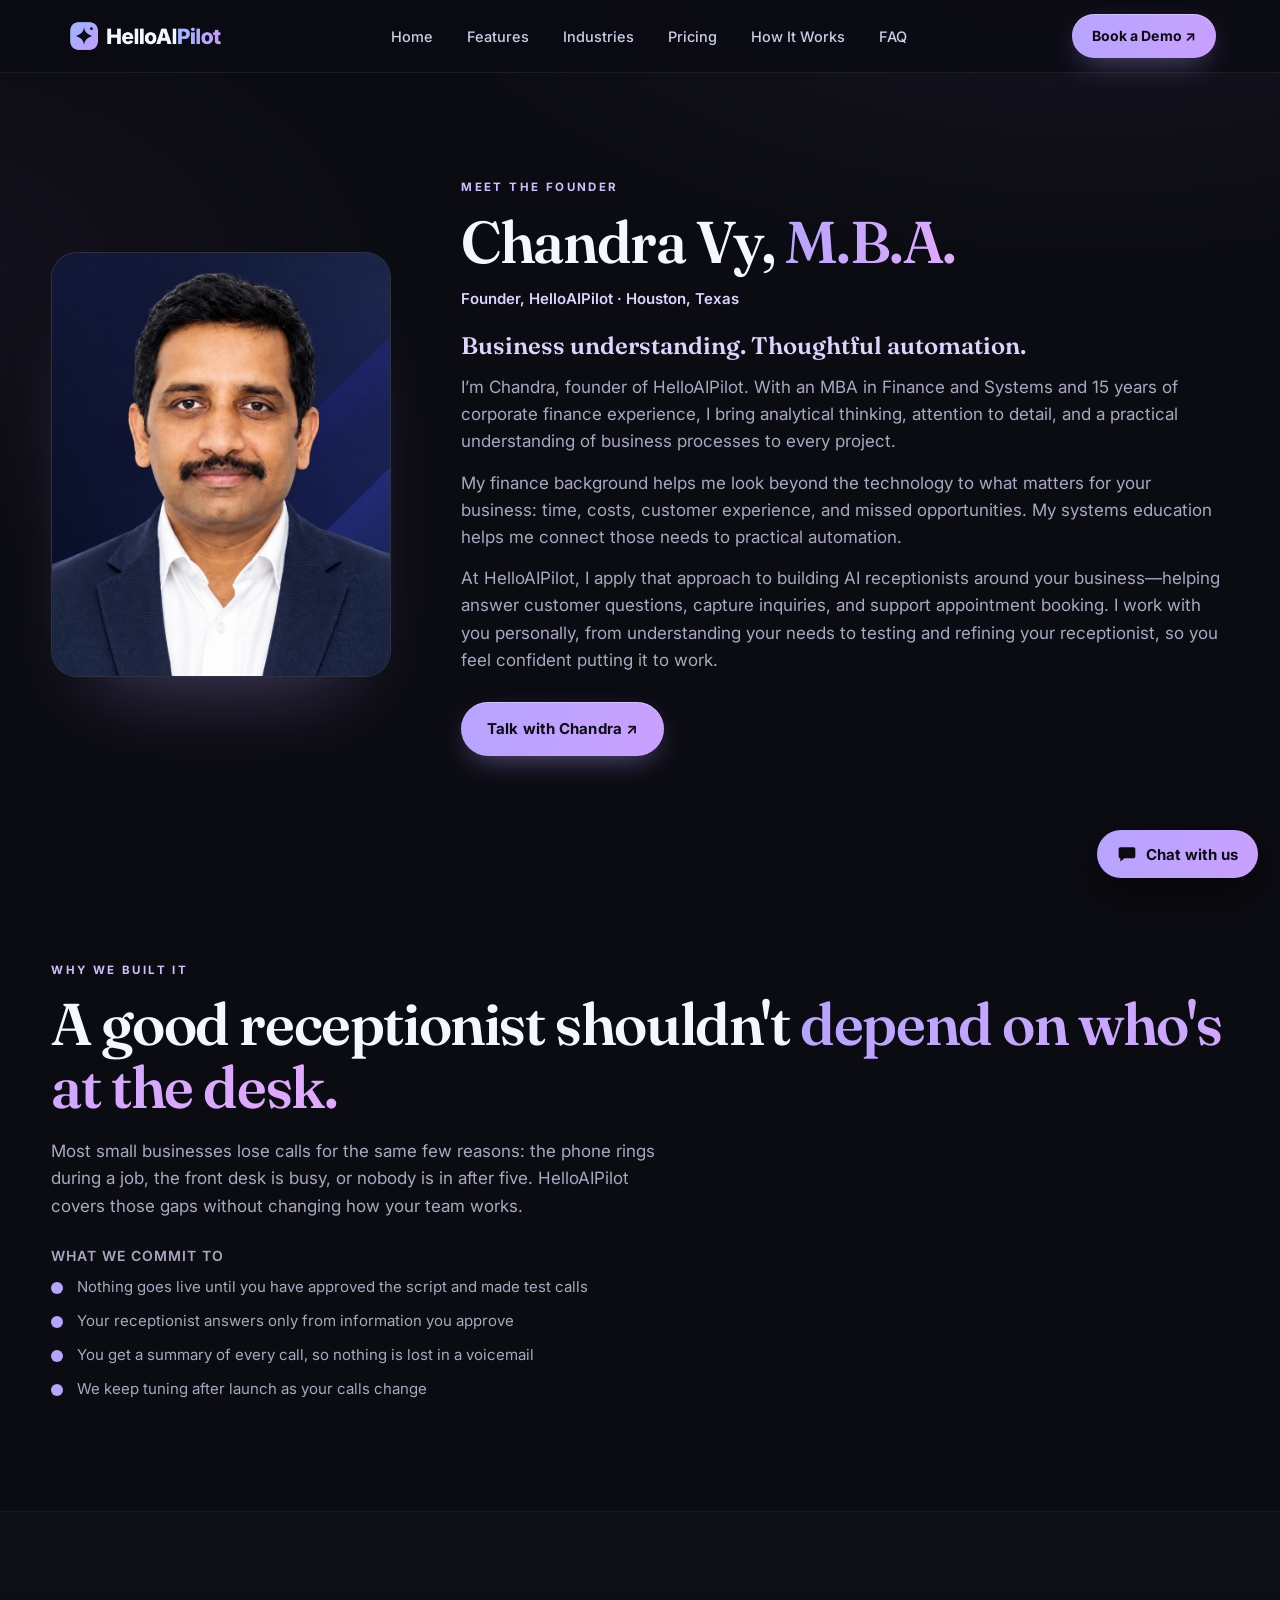
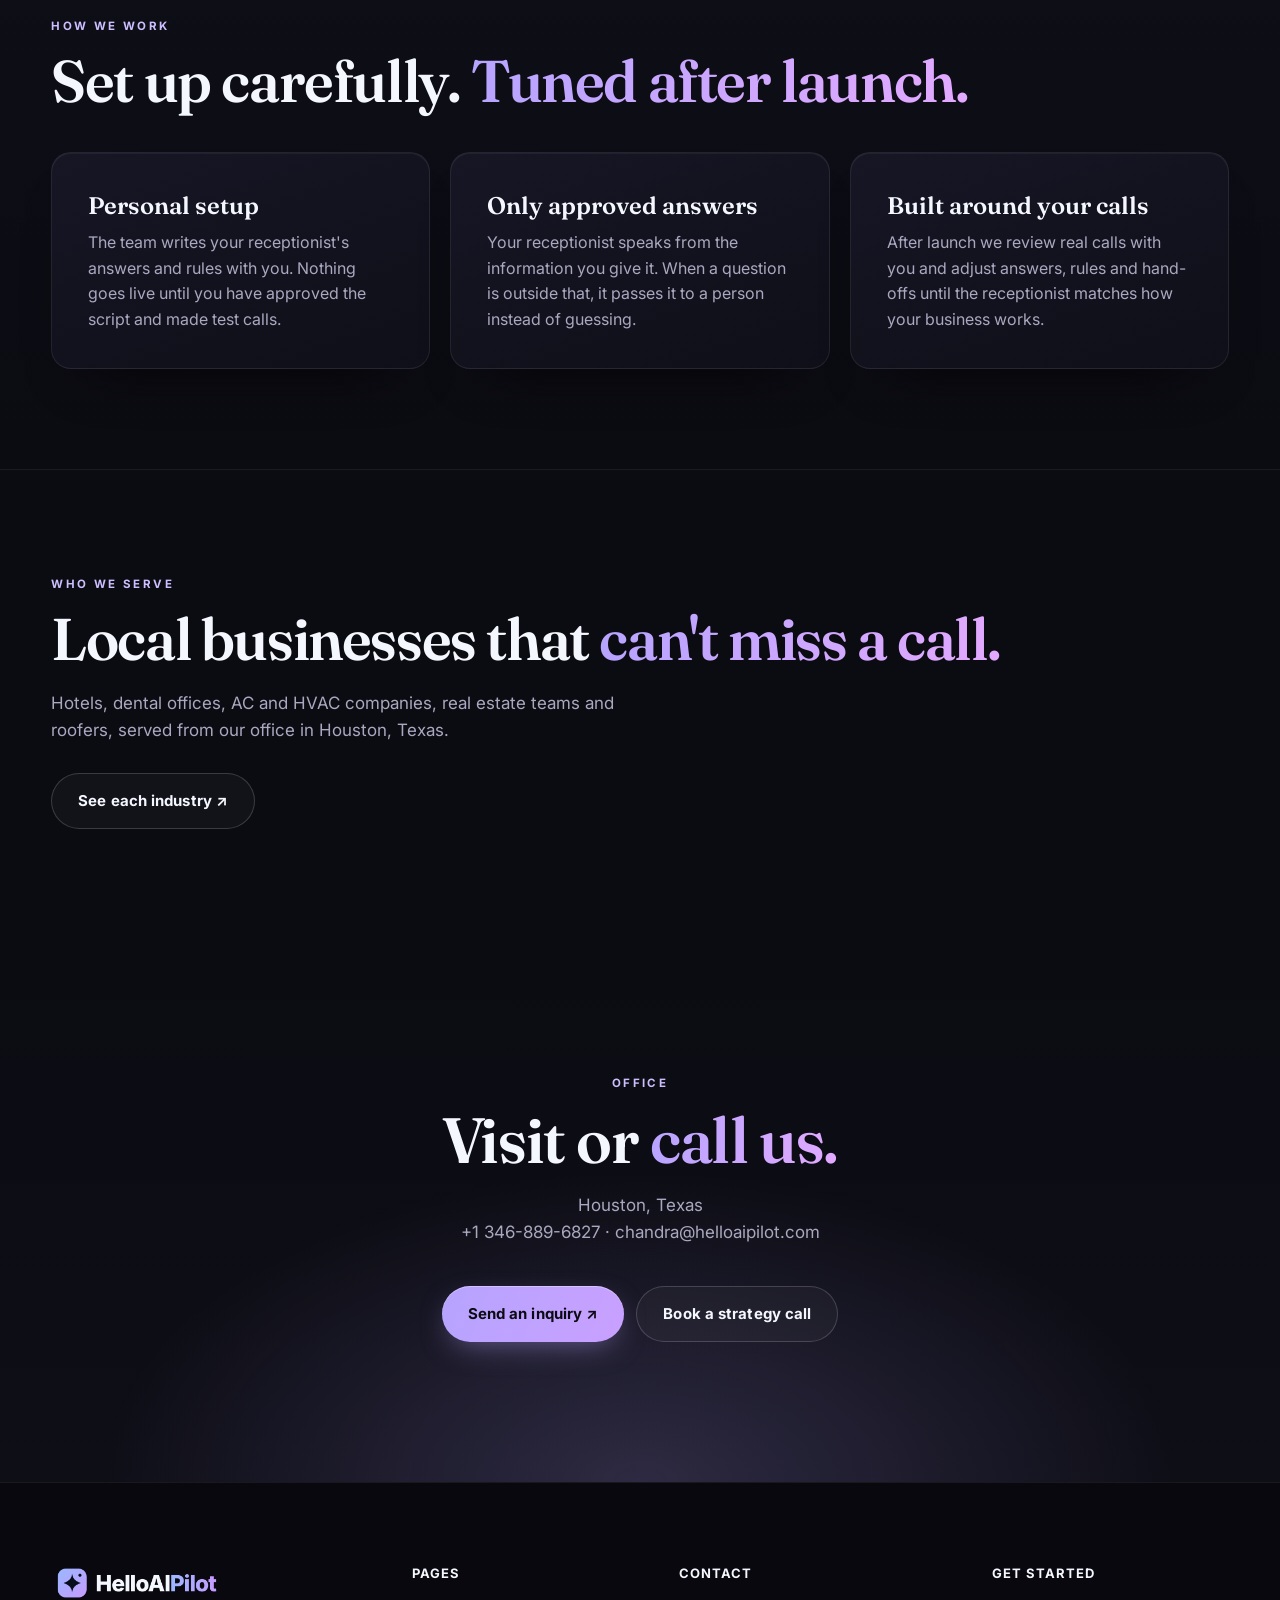
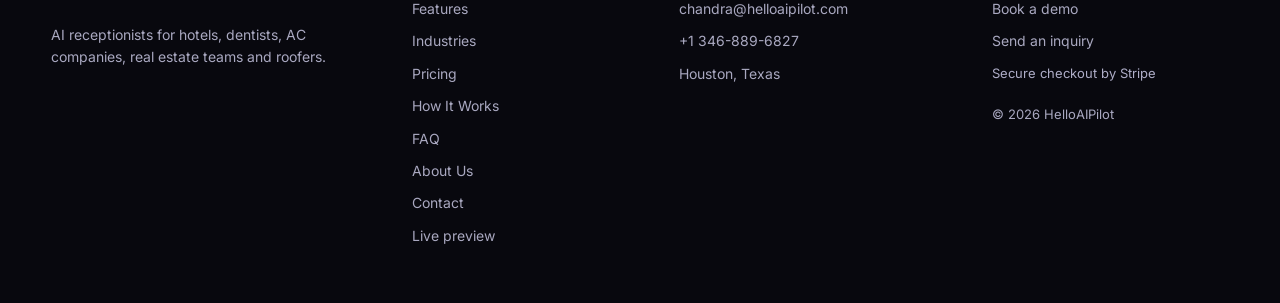
<file: about/index.html>
<!doctype html>
<html lang="en">
<head>
<meta charset="utf-8">
<meta name="viewport" content="width=device-width,initial-scale=1">
<meta name="theme-color" content="#0b0b12">
<title>About HelloAIPilot | Founder Chandra Vy, M.B.A.</title>
<meta name="description" content="Meet Chandra Vy, M.B.A., founder of HelloAIPilot, a Houston, Texas AI receptionist company that sets up every business personally and tunes it after launch.">
<link rel="canonical" href="https://helloaipilot.com/about/">
<meta name="robots" content="index,follow,max-image-preview:large">
<meta property="og:type" content="website">
<meta property="og:site_name" content="HelloAIPilot">
<meta property="og:title" content="About HelloAIPilot | Founder Chandra Vy, M.B.A.">
<meta property="og:description" content="Meet Chandra Vy, M.B.A., founder of HelloAIPilot, a Houston, Texas AI receptionist company that sets up every business personally and tunes it after launch.">
<meta property="og:url" content="https://helloaipilot.com/about/">
<meta property="og:image" content="https://helloaipilot.com/og-image.png">
<meta property="og:image:width" content="1200">
<meta property="og:image:height" content="630">
<meta property="og:image:alt" content="HelloAIPilot: AI receptionists for local businesses">
<meta name="twitter:card" content="summary_large_image">
<meta name="twitter:title" content="About HelloAIPilot | Founder Chandra Vy, M.B.A.">
<meta name="twitter:description" content="Meet Chandra Vy, M.B.A., founder of HelloAIPilot, a Houston, Texas AI receptionist company that sets up every business personally and tunes it after launch.">
<meta name="twitter:image" content="https://helloaipilot.com/og-image.png">
<link rel="icon" href="/favicon.ico" sizes="48x48">
<link rel="icon" type="image/png" sizes="32x32" href="/favicon-32.png">
<link rel="apple-touch-icon" href="/apple-touch-icon.png">
<link rel="preconnect" href="https://fonts.googleapis.com">
<link rel="preconnect" href="https://fonts.gstatic.com" crossorigin>
<link rel="stylesheet" href="https://fonts.googleapis.com/css2?family=Fraunces:opsz,wght@9..144,500;9..144,600;9..144,700&family=Inter:wght@400;500;600;700&display=swap">
<script type="application/ld+json">{"@context": "https://schema.org", "@type": "BreadcrumbList", "itemListElement": [{"@type": "ListItem", "position": 1, "name": "Home", "item": "https://helloaipilot.com/"}, {"@type": "ListItem", "position": 2, "name": "About HelloAIPilot", "item": "https://helloaipilot.com/about/"}]}</script>
<link rel="stylesheet" href="/style.css">
</head>
<body>
<header>
  <a class="logo" href="/"><img src="/logo.png" alt="HelloAIPilot" width="309" height="72"></a>
  <nav>
    <a href="/">Home</a>
    <a href="/services/">Features</a>
    <a href="/industries/">Industries</a>
    <a href="/pricing/">Pricing</a>
    <a href="/#how-it-works">How It Works</a>
    <a href="/faq/">FAQ</a>
  </nav>
  <a class="btn small" href="/book/">Book a Demo ↗</a>
</header>

<main>
  <section class="section">
    <div class="profile">
      <div class="profile-photo">
        <img loading="lazy" decoding="async" width="800" height="1000" src="/profile.jpg" alt="Chandra Vy, founder of HelloAIPilot" onerror="this.remove()">
      </div>
      <div class="profile-copy">
        <div class="eyebrow">MEET THE FOUNDER</div>
        <h1>Chandra Vy, <em>M.B.A.</em></h1>
        <p class="role">Founder, HelloAIPilot · Houston, Texas</p>
        <h3 class="bio-title">Business understanding. Thoughtful automation.</h3>
        <p>I’m Chandra, founder of HelloAIPilot. With an MBA in Finance and Systems and 15 years of corporate finance experience, I bring analytical thinking, attention to detail, and a practical understanding of business processes to every project.</p>
        <p>My finance background helps me look beyond the technology to what matters for your business: time, costs, customer experience, and missed opportunities. My systems education helps me connect those needs to practical automation.</p>
        <p>At HelloAIPilot, I apply that approach to building AI receptionists around your business—helping answer customer questions, capture inquiries, and support appointment booking. I work with you personally, from understanding your needs to testing and refining your receptionist, so you feel confident putting it to work.</p>
                <div class="actions left"><a class="btn" href="/contact/#enquiry">Talk with Chandra ↗</a></div>
      </div>
    </div>
  </section>

  <section class="section">
    <div class="eyebrow">WHY WE BUILT IT</div>
    <h2>A good receptionist shouldn't <em>depend on who's at the desk.</em></h2>
    <p class="lead-line">Most small businesses lose calls for the same few reasons: the phone rings during a job, the front desk is busy, or nobody is in after five. HelloAIPilot covers those gaps without changing how your team works.</p>
    <h4>What we commit to</h4>
    <ul class="checks">
      <li>Nothing goes live until you have approved the script and made test calls</li>
      <li>Your receptionist answers only from information you approve</li>
      <li>You get a summary of every call, so nothing is lost in a voicemail</li>
      <li>We keep tuning after launch as your calls change</li>
    </ul>
  </section>

  <section class="section alt">
    <div class="eyebrow">HOW WE WORK</div>
    <h2>Set up carefully. <em>Tuned after launch.</em></h2>
    <div class="grid three">
      <article class="tile"><h3>Personal setup</h3><p>The team writes your receptionist's answers and rules with you. Nothing goes live until you have approved the script and made test calls.</p></article>
      <article class="tile"><h3>Only approved answers</h3><p>Your receptionist speaks from the information you give it. When a question is outside that, it passes it to a person instead of guessing.</p></article>
      <article class="tile"><h3>Built around your calls</h3><p>After launch we review real calls with you and adjust answers, rules and hand-offs until the receptionist matches how your business works.</p></article>
    </div>
  </section>

  <section class="section">
    <div class="eyebrow">WHO WE SERVE</div>
    <h2>Local businesses that <em>can't miss a call.</em></h2>
    <p class="lead-line">Hotels, dental offices, AC and HVAC companies, real estate teams and roofers, served from our office in Houston, Texas.</p>
    <div class="actions left"><a class="btn outline" href="/industries/">See each industry ↗</a></div>
  </section>

  <section class="section cta">
    <div class="eyebrow">OFFICE</div>
    <h2>Visit or <em>call us.</em></h2>
    <p>Houston, Texas<br>+1 346-889-6827 · chandra@helloaipilot.com</p>
    <div class="actions">
      <a class="btn" href="/contact/#enquiry">Send an inquiry ↗</a>
      <a class="btn outline" href="/contact/#book">Book a strategy call</a>
    </div>
  </section>
</main>

<footer>
  <div class="foot-brand">
    <a class="logo" href="/"><img src="/logo.png" alt="HelloAIPilot" width="309" height="72"></a>
    <p>AI receptionists for hotels, dentists, AC companies, real estate teams and roofers.</p>
  </div>
  <div class="foot-col">
    <strong>Pages</strong>
    <a href="/services/">Features</a><a href="/industries/">Industries</a><a href="/pricing/">Pricing</a><a href="/#how-it-works">How It Works</a><a href="/faq/">FAQ</a><a href="/about/">About Us</a><a href="/contact/">Contact</a><a href="/demo/">Live preview</a>
  </div>
  <div class="foot-col">
    <strong>Contact</strong>
    <a href="mailto:chandra@helloaipilot.com">chandra@helloaipilot.com</a>
    <a href="tel:+13468896827">+1 346-889-6827</a>
    <span>Houston, Texas</span>
  </div>
  <div class="foot-col">
    <strong>Get started</strong>
    <a href="/book/">Book a demo</a>
    <a href="/contact/#enquiry">Send an inquiry</a>
    <span class="pay-note">Secure checkout by Stripe</span>
    <span class="copy">© <span id="year"></span> HelloAIPilot</span>
  </div>
</footer>
<script src="/script.js"></script>
<script src="/chat-widget.js" defer></script>
</body>
</html>
</file>
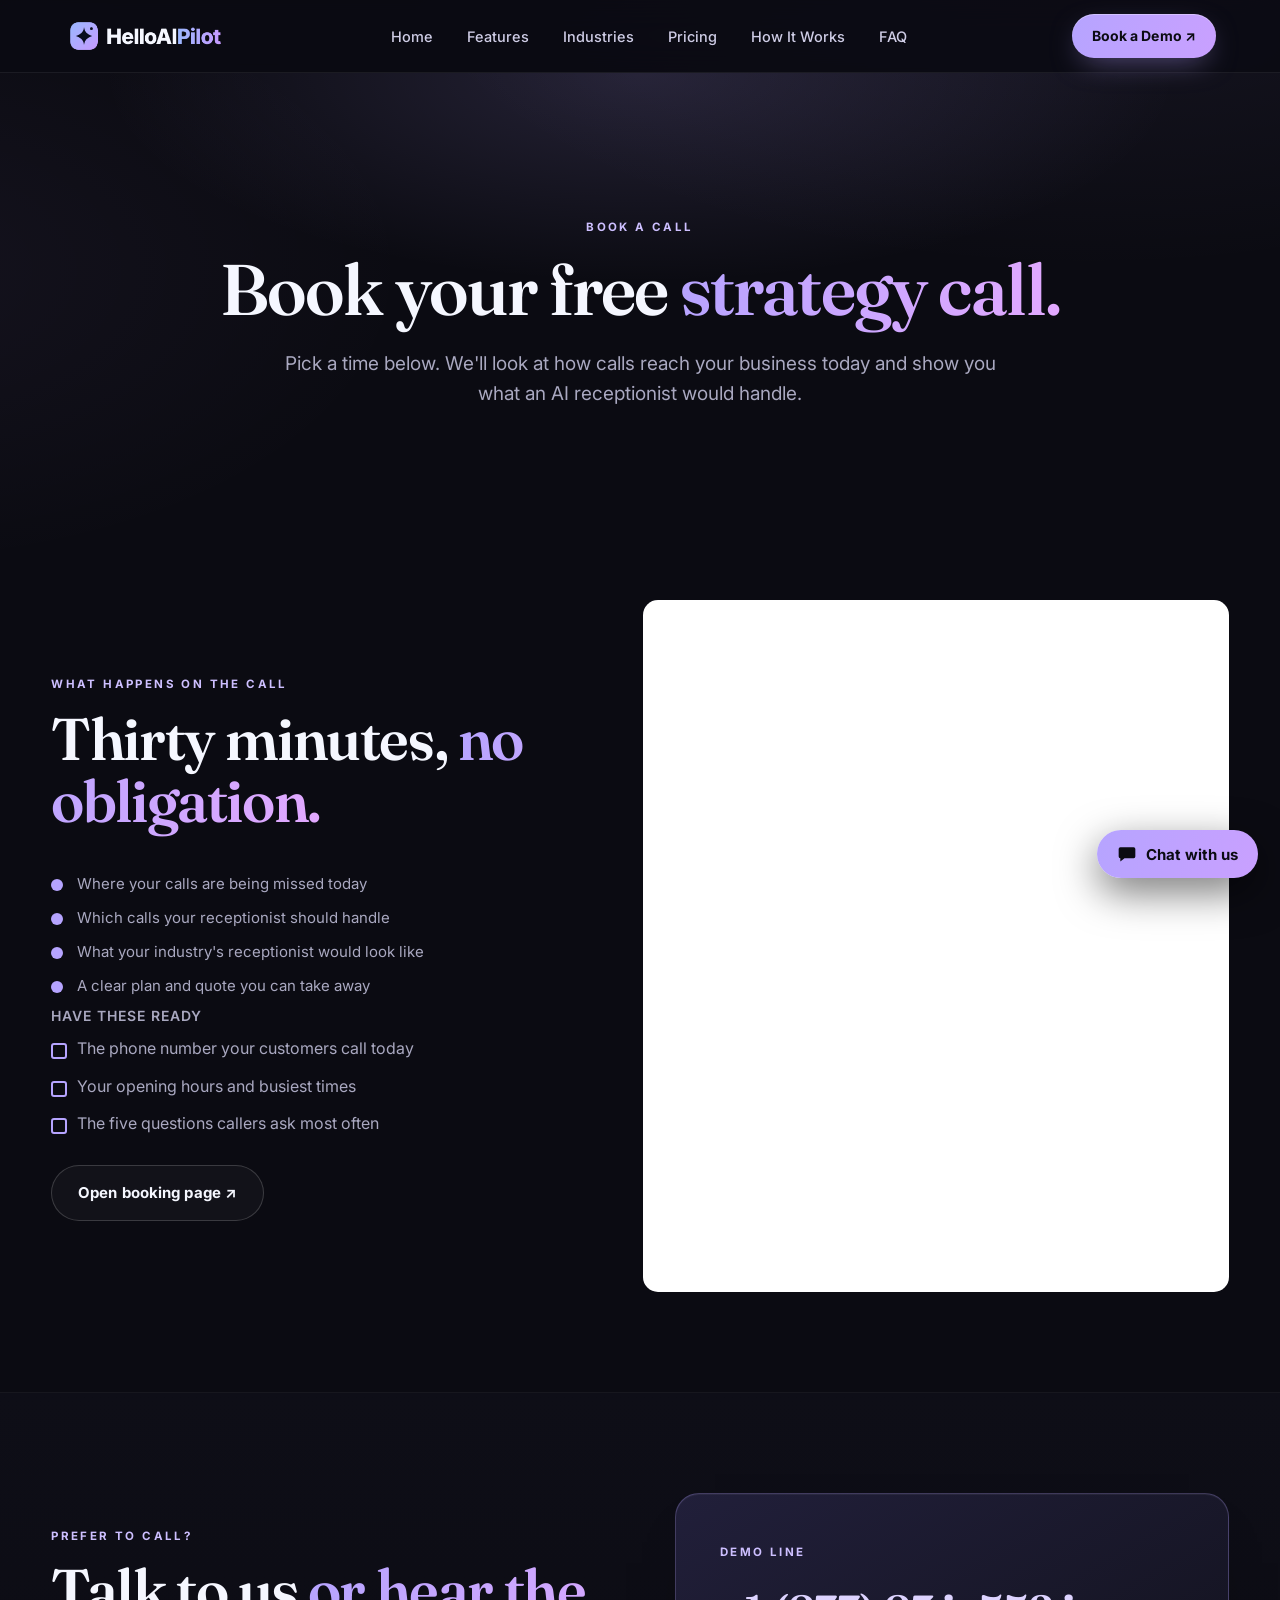
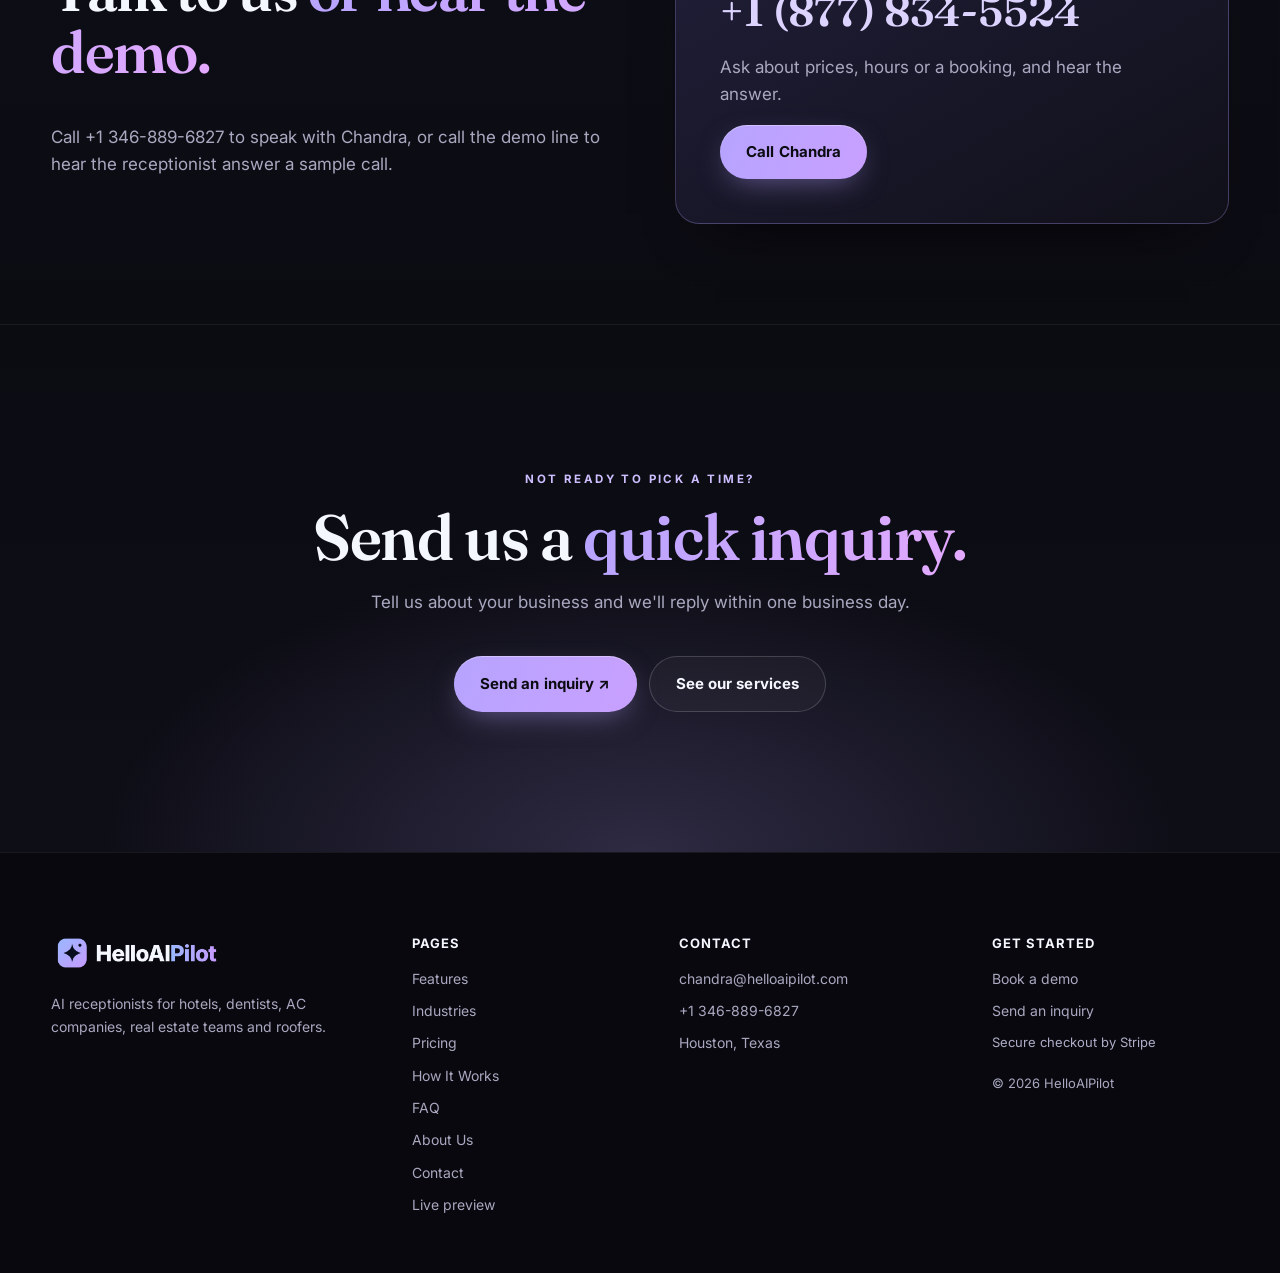
<file: book/index.html>
<!doctype html>
<html lang="en">
<head>
<meta charset="utf-8">
<meta name="viewport" content="width=device-width,initial-scale=1">
<meta name="theme-color" content="#0b0b12">
<title>Book a Free AI Receptionist Strategy Call | HelloAIPilot</title>
<meta name="description" content="Book a free 30-minute strategy call with HelloAIPilot in Houston, Texas. See how an AI receptionist answers your calls and books appointments for your business.">
<link rel="canonical" href="https://helloaipilot.com/book/">
<meta name="robots" content="index,follow,max-image-preview:large">
<meta property="og:type" content="website">
<meta property="og:site_name" content="HelloAIPilot">
<meta property="og:title" content="Book a Free AI Receptionist Strategy Call | HelloAIPilot">
<meta property="og:description" content="Book a free 30-minute strategy call with HelloAIPilot in Houston, Texas. See how an AI receptionist answers your calls and books appointments for your business.">
<meta property="og:url" content="https://helloaipilot.com/book/">
<meta property="og:image" content="https://helloaipilot.com/og-image.png">
<meta property="og:image:width" content="1200">
<meta property="og:image:height" content="630">
<meta property="og:image:alt" content="HelloAIPilot: AI receptionists for local businesses">
<meta name="twitter:card" content="summary_large_image">
<meta name="twitter:title" content="Book a Free AI Receptionist Strategy Call | HelloAIPilot">
<meta name="twitter:description" content="Book a free 30-minute strategy call with HelloAIPilot in Houston, Texas. See how an AI receptionist answers your calls and books appointments for your business.">
<meta name="twitter:image" content="https://helloaipilot.com/og-image.png">
<link rel="icon" href="/favicon.ico" sizes="48x48">
<link rel="icon" type="image/png" sizes="32x32" href="/favicon-32.png">
<link rel="apple-touch-icon" href="/apple-touch-icon.png">
<link rel="preconnect" href="https://fonts.googleapis.com">
<link rel="preconnect" href="https://fonts.gstatic.com" crossorigin>
<link rel="stylesheet" href="https://fonts.googleapis.com/css2?family=Fraunces:opsz,wght@9..144,500;9..144,600;9..144,700&family=Inter:wght@400;500;600;700&display=swap">
<script type="application/ld+json">{"@context": "https://schema.org", "@type": "BreadcrumbList", "itemListElement": [{"@type": "ListItem", "position": 1, "name": "Home", "item": "https://helloaipilot.com/"}, {"@type": "ListItem", "position": 2, "name": "Book a Free AI Receptionist Strategy Call", "item": "https://helloaipilot.com/book/"}]}</script>
<link rel="stylesheet" href="/style.css">
</head>
<body>
<header>
  <a class="logo" href="/"><img src="/logo.png" alt="HelloAIPilot" width="309" height="72"></a>
  <nav>
    <a href="/">Home</a>
    <a href="/services/">Features</a>
    <a href="/industries/">Industries</a>
    <a href="/pricing/">Pricing</a>
    <a href="/#how-it-works">How It Works</a>
    <a href="/faq/">FAQ</a>
  </nav>
  <a class="btn small" href="/book/">Book a Demo ↗</a>
</header>

<main>
  <section class="subhero">
    <div class="eyebrow">BOOK A CALL</div>
    <h1>Book your free <em>strategy call.</em></h1>
    <p>Pick a time below. We'll look at how calls reach your business today and show you what an AI receptionist would handle.</p>
  </section>

  <section class="section">
    <div class="booking">
      <div class="booking-copy">
        <div class="eyebrow">WHAT HAPPENS ON THE CALL</div>
        <h2>Thirty minutes, <em>no obligation.</em></h2>
        <ul class="checks">
          <li>Where your calls are being missed today</li>
          <li>Which calls your receptionist should handle</li>
          <li>What your industry's receptionist would look like</li>
          <li>A clear plan and quote you can take away</li>
        </ul>
        <h4 class="prep-title">Have these ready</h4>
        <ul class="prep">
          <li>The phone number your customers call today</li>
          <li>Your opening hours and busiest times</li>
          <li>The five questions callers ask most often</li>
        </ul>
        <div class="actions left"><a class="btn outline" href="https://calendar.app.google/snJDiGwFyuFC5GVa7" target="_blank" rel="noopener">Open booking page ↗</a></div>
      </div>
      <div class="booking-frame">
        <iframe src="https://calendar.google.com/calendar/appointments/schedules/AcZssZ2DpjbKCFgp4KXVrk5DchZjxJ2pWJme94gDr405DI3KDQA33IbREykTmv2GkBqCxdTLILxKeLUB?gv=true" title="Book a strategy call with HelloAIPilot" loading="lazy"></iframe>
      </div>
    </div>
  </section>

  <section class="section alt">
    <div class="demo">
      <div>
        <div class="eyebrow">PREFER TO CALL?</div>
        <h2>Talk to us <em>or hear the demo.</em></h2>
        <p>Call +1 346-889-6827 to speak with Chandra, or call the demo line to hear the receptionist answer a sample call.</p>
      </div>
      <div class="demo-card">
        <div class="eyebrow">DEMO LINE</div>
        <a class="big" href="tel:+18778345524">+1 (877) 834-5524</a>
        <p>Ask about prices, hours or a booking, and hear the answer.</p>
        <a class="btn" href="tel:+13468896827">Call Chandra</a>
      </div>
    </div>
  </section>

  <section class="section cta">
    <div class="eyebrow">NOT READY TO PICK A TIME?</div>
    <h2>Send us a <em>quick inquiry.</em></h2>
    <p>Tell us about your business and we'll reply within one business day.</p>
    <div class="actions">
      <a class="btn" href="/contact/#enquiry">Send an inquiry ↗</a>
      <a class="btn outline" href="/services/">See our services</a>
    </div>
  </section>
</main>

<footer>
  <div class="foot-brand">
    <a class="logo" href="/"><img src="/logo.png" alt="HelloAIPilot" width="309" height="72"></a>
    <p>AI receptionists for hotels, dentists, AC companies, real estate teams and roofers.</p>
  </div>
  <div class="foot-col">
    <strong>Pages</strong>
    <a href="/services/">Features</a><a href="/industries/">Industries</a><a href="/pricing/">Pricing</a><a href="/#how-it-works">How It Works</a><a href="/faq/">FAQ</a><a href="/about/">About Us</a><a href="/contact/">Contact</a><a href="/demo/">Live preview</a>
  </div>
  <div class="foot-col">
    <strong>Contact</strong>
    <a href="mailto:chandra@helloaipilot.com">chandra@helloaipilot.com</a>
    <a href="tel:+13468896827">+1 346-889-6827</a>
    <span>Houston, Texas</span>
  </div>
  <div class="foot-col">
    <strong>Get started</strong>
    <a href="/book/">Book a demo</a>
    <a href="/contact/#enquiry">Send an inquiry</a>
    <span class="pay-note">Secure checkout by Stripe</span>
    <span class="copy">© <span id="year"></span> HelloAIPilot</span>
  </div>
</footer>
<script src="/script.js"></script>
<script src="/chat-widget.js" defer></script>
</body>
</html>
</file>
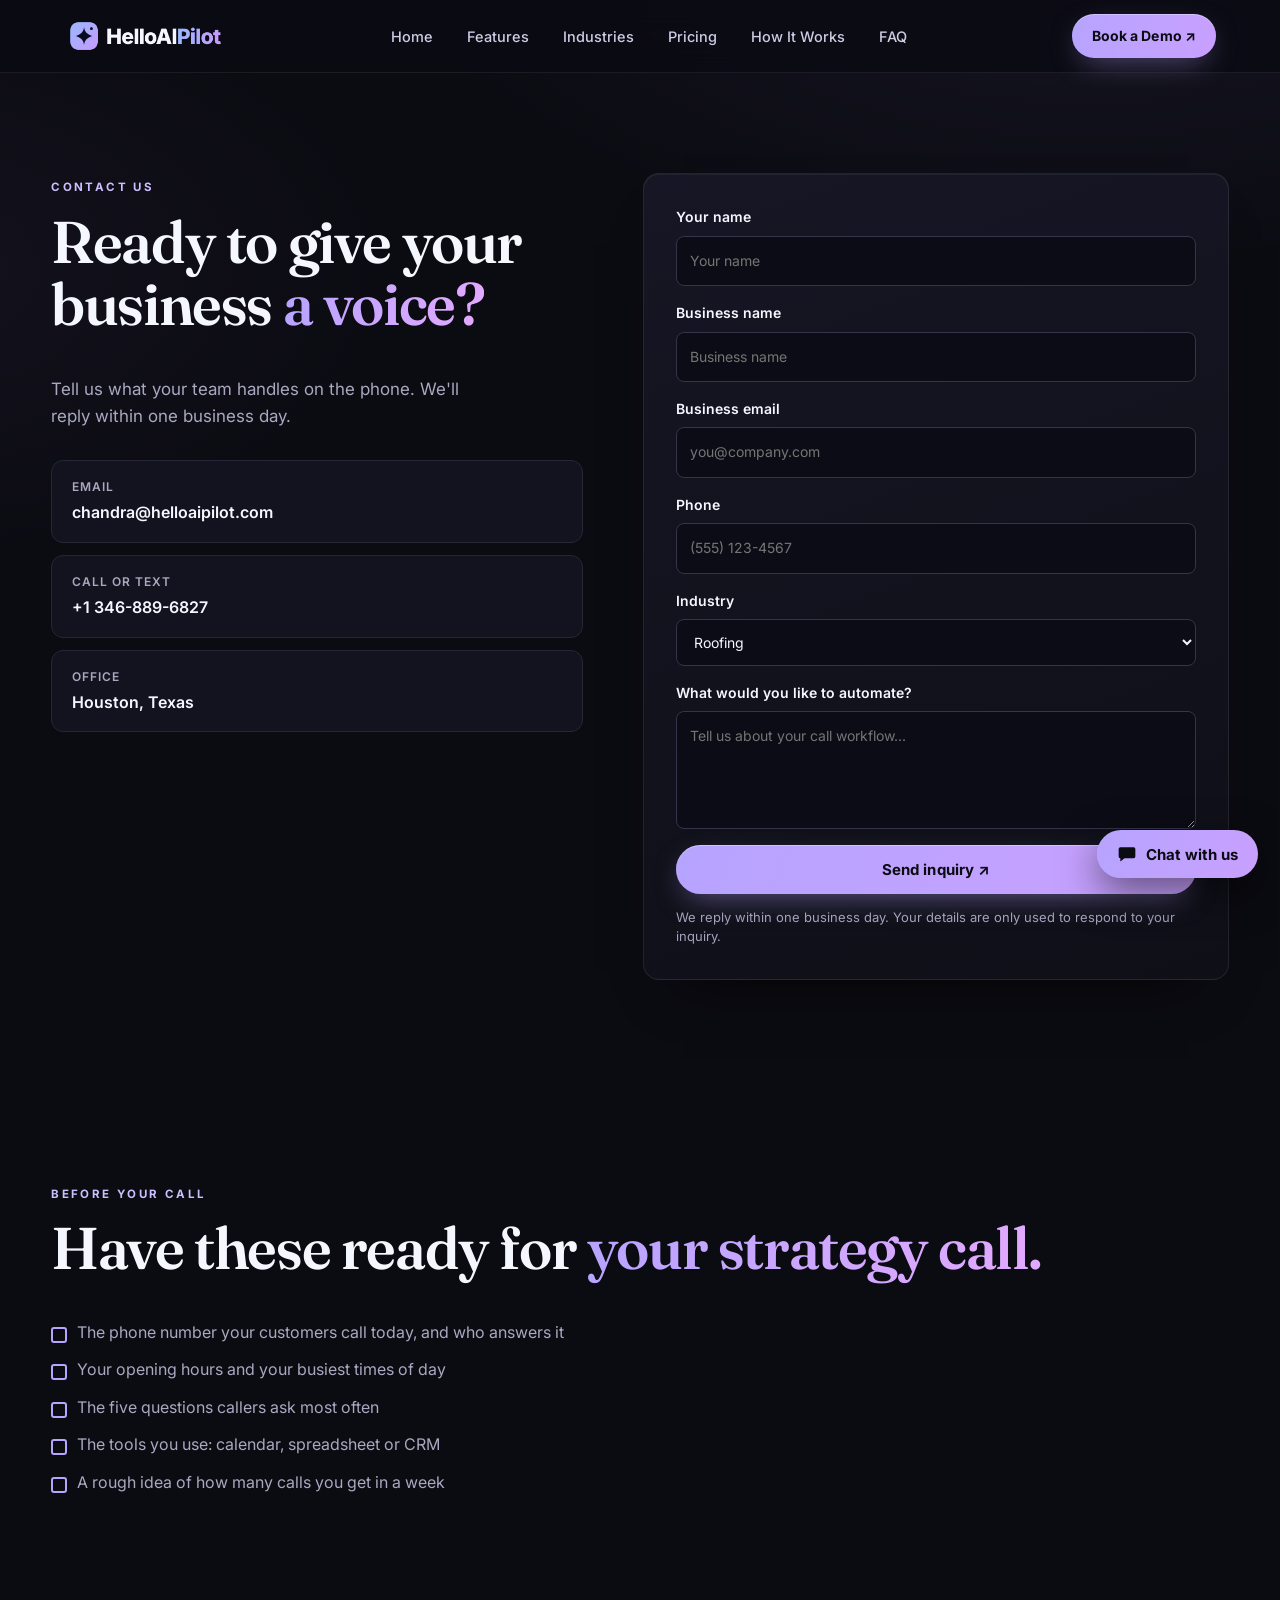
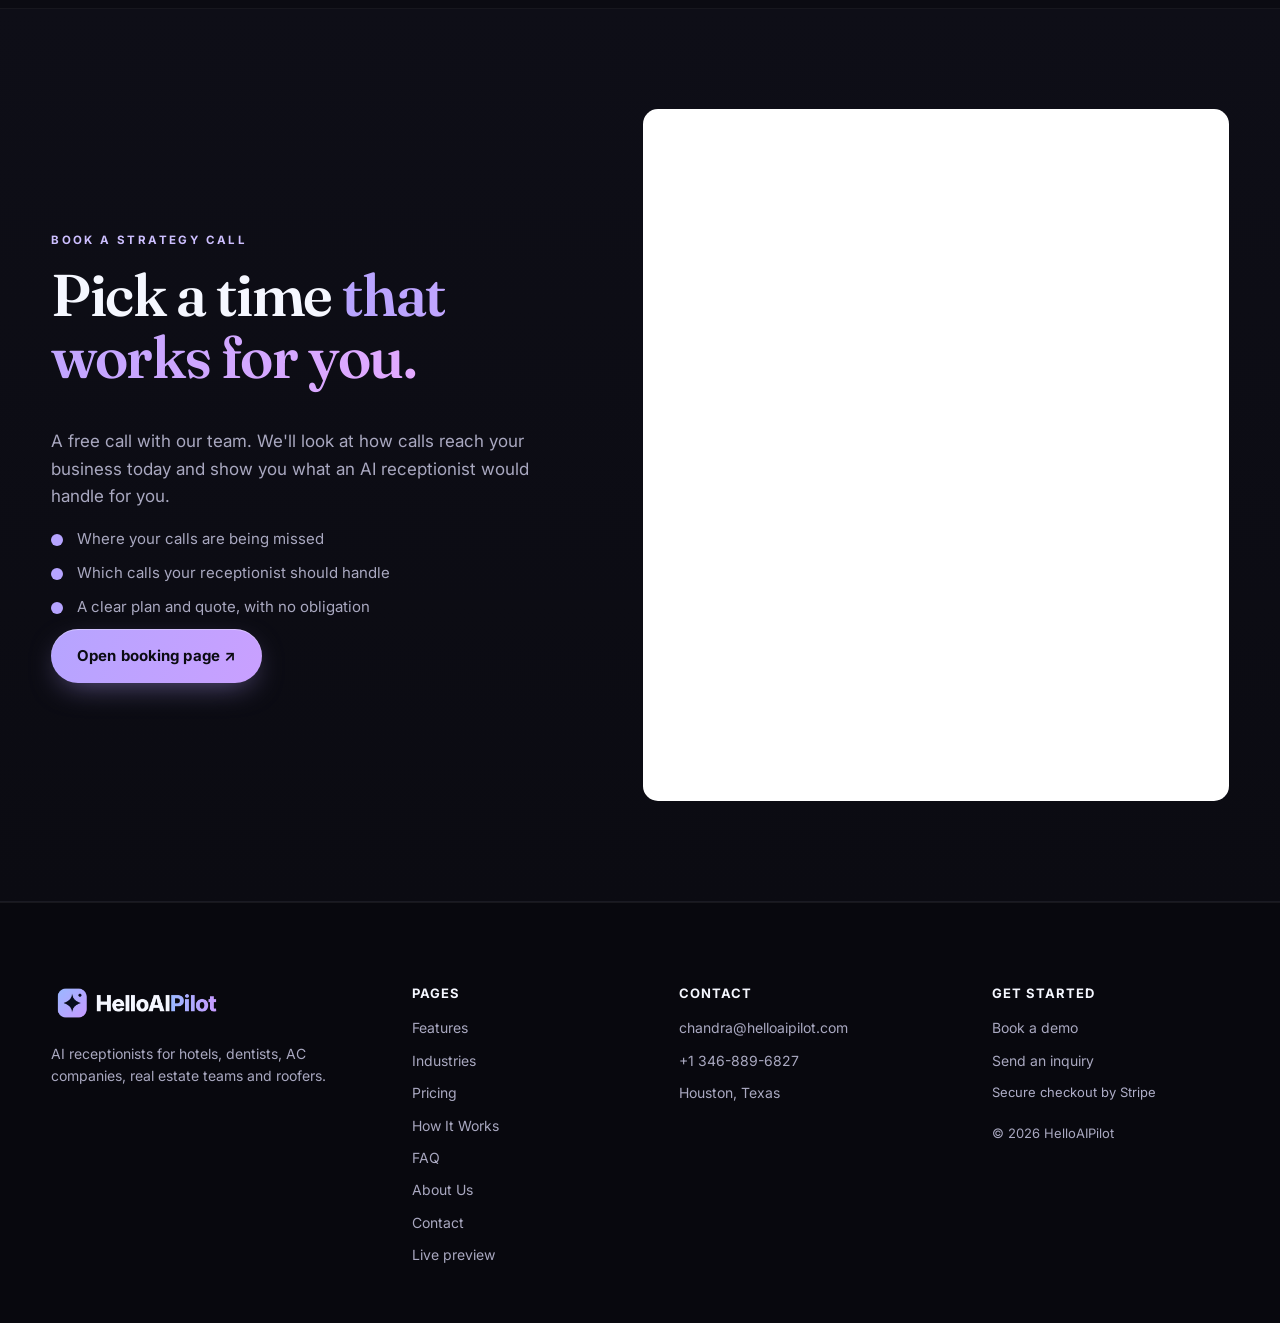
<file: contact/index.html>
<!doctype html>
<html lang="en">
<head>
<meta charset="utf-8">
<meta name="viewport" content="width=device-width,initial-scale=1">
<meta name="theme-color" content="#0b0b12">
<title>Contact HelloAIPilot | Houston, Texas AI Receptionists</title>
<meta name="description" content="Contact HelloAIPilot in Houston, Texas. Send an inquiry, call +1 346-889-6827 or book a free strategy call. We reply within one business day.">
<link rel="canonical" href="https://helloaipilot.com/contact/">
<meta name="robots" content="index,follow,max-image-preview:large">
<meta property="og:type" content="website">
<meta property="og:site_name" content="HelloAIPilot">
<meta property="og:title" content="Contact HelloAIPilot | Houston, Texas AI Receptionists">
<meta property="og:description" content="Contact HelloAIPilot in Houston, Texas. Send an inquiry, call +1 346-889-6827 or book a free strategy call. We reply within one business day.">
<meta property="og:url" content="https://helloaipilot.com/contact/">
<meta property="og:image" content="https://helloaipilot.com/og-image.png">
<meta property="og:image:width" content="1200">
<meta property="og:image:height" content="630">
<meta property="og:image:alt" content="HelloAIPilot: AI receptionists for local businesses">
<meta name="twitter:card" content="summary_large_image">
<meta name="twitter:title" content="Contact HelloAIPilot | Houston, Texas AI Receptionists">
<meta name="twitter:description" content="Contact HelloAIPilot in Houston, Texas. Send an inquiry, call +1 346-889-6827 or book a free strategy call. We reply within one business day.">
<meta name="twitter:image" content="https://helloaipilot.com/og-image.png">
<link rel="icon" href="/favicon.ico" sizes="48x48">
<link rel="icon" type="image/png" sizes="32x32" href="/favicon-32.png">
<link rel="apple-touch-icon" href="/apple-touch-icon.png">
<link rel="preconnect" href="https://fonts.googleapis.com">
<link rel="preconnect" href="https://fonts.gstatic.com" crossorigin>
<link rel="stylesheet" href="https://fonts.googleapis.com/css2?family=Fraunces:opsz,wght@9..144,500;9..144,600;9..144,700&family=Inter:wght@400;500;600;700&display=swap">
<script type="application/ld+json">{"@context": "https://schema.org", "@type": "BreadcrumbList", "itemListElement": [{"@type": "ListItem", "position": 1, "name": "Home", "item": "https://helloaipilot.com/"}, {"@type": "ListItem", "position": 2, "name": "Contact HelloAIPilot", "item": "https://helloaipilot.com/contact/"}]}</script>
<link rel="stylesheet" href="/style.css">
</head>
<body>
<header>
  <a class="logo" href="/"><img src="/logo.png" alt="HelloAIPilot" width="309" height="72"></a>
  <nav>
    <a href="/">Home</a>
    <a href="/services/">Features</a>
    <a href="/industries/">Industries</a>
    <a href="/pricing/">Pricing</a>
    <a href="/#how-it-works">How It Works</a>
    <a href="/faq/">FAQ</a>
  </nav>
  <a class="btn small" href="/book/">Book a Demo ↗</a>
</header>

<main>
  <section class="section contact" id="enquiry">
    <div>
      <div class="eyebrow">CONTACT US</div>
      <h1>Ready to give your business <em>a voice?</em></h1>
      <p>Tell us what your team handles on the phone. We'll reply within one business day.</p>
      <div class="direct">
        <a href="mailto:chandra@helloaipilot.com?subject=AI%20Receptionist%20Inquiry"><small>Email</small>chandra@helloaipilot.com</a>
        <a href="tel:+13468896827"><small>Call or text</small>+1 346-889-6827</a>
        <a href="https://www.google.com/maps/search/?api=1&amp;query=Houston+TX" target="_blank" rel="noopener"><small>Office</small>Houston, Texas</a>
      </div>
    </div>
    <form id="inquiry" method="POST" action="https://api.web3forms.com/submit">
      <input type="hidden" name="access_key" value="8cf09da3-89d5-4319-8bc9-cab5077196f0">
      <input type="hidden" name="subject" value="New AI Receptionist inquiry from helloaipilot.com">
      <input type="hidden" name="from_name" value="HelloAIPilot website">
      <input type="checkbox" name="botcheck" class="hp" tabindex="-1" autocomplete="off">
      <label>Your name<input name="name" required placeholder="Your name" autocomplete="name"></label>
      <label>Business name<input name="business" required placeholder="Business name" autocomplete="organization"></label>
      <label>Business email<input name="email" type="email" required placeholder="you@company.com" autocomplete="email"></label>
      <label>Phone<input name="phone" type="tel" required placeholder="(555) 123-4567" autocomplete="tel"></label>
      <label>Industry<select name="industry"><option>Roofing</option><option>AC / HVAC</option><option>Dental</option><option>Hotel</option><option>Real Estate</option><option>Other</option></select></label>
      <label>What would you like to automate?<textarea name="message" required rows="4" placeholder="Tell us about your call workflow..."></textarea></label>
      <button class="btn" type="submit">Send inquiry ↗</button>
      <div class="form-status" id="form-status" role="status" hidden></div>
      <small>We reply within one business day. Your details are only used to respond to your inquiry.</small>
    </form>
  </section>

  <section class="section">
    <div class="eyebrow">BEFORE YOUR CALL</div>
    <h2>Have these ready for <em>your strategy call.</em></h2>
    <ul class="prep">
      <li>The phone number your customers call today, and who answers it</li>
      <li>Your opening hours and your busiest times of day</li>
      <li>The five questions callers ask most often</li>
      <li>The tools you use: calendar, spreadsheet or CRM</li>
      <li>A rough idea of how many calls you get in a week</li>
    </ul>
  </section>

  <section class="section alt" id="book">
    <div class="booking">
      <div class="booking-copy">
        <div class="eyebrow">BOOK A STRATEGY CALL</div>
        <h2>Pick a time <em>that works for you.</em></h2>
        <p>A free call with our team. We'll look at how calls reach your business today and show you what an AI receptionist would handle for you.</p>
        <ul class="checks">
          <li>Where your calls are being missed</li>
          <li>Which calls your receptionist should handle</li>
          <li>A clear plan and quote, with no obligation</li>
        </ul>
        <a class="btn" href="https://calendar.app.google/snJDiGwFyuFC5GVa7" target="_blank" rel="noopener">Open booking page ↗</a>
      </div>
      <div class="booking-frame">
        <iframe src="https://calendar.google.com/calendar/appointments/schedules/AcZssZ2DpjbKCFgp4KXVrk5DchZjxJ2pWJme94gDr405DI3KDQA33IbREykTmv2GkBqCxdTLILxKeLUB?gv=true" title="Book a strategy call with HelloAIPilot" loading="lazy"></iframe>
      </div>
    </div>
  </section>
</main>

<footer>
  <div class="foot-brand">
    <a class="logo" href="/"><img src="/logo.png" alt="HelloAIPilot" width="309" height="72"></a>
    <p>AI receptionists for hotels, dentists, AC companies, real estate teams and roofers.</p>
  </div>
  <div class="foot-col">
    <strong>Pages</strong>
    <a href="/services/">Features</a><a href="/industries/">Industries</a><a href="/pricing/">Pricing</a><a href="/#how-it-works">How It Works</a><a href="/faq/">FAQ</a><a href="/about/">About Us</a><a href="/contact/">Contact</a><a href="/demo/">Live preview</a>
  </div>
  <div class="foot-col">
    <strong>Contact</strong>
    <a href="mailto:chandra@helloaipilot.com">chandra@helloaipilot.com</a>
    <a href="tel:+13468896827">+1 346-889-6827</a>
    <span>Houston, Texas</span>
  </div>
  <div class="foot-col">
    <strong>Get started</strong>
    <a href="/book/">Book a demo</a>
    <a href="/contact/#enquiry">Send an inquiry</a>
    <span class="pay-note">Secure checkout by Stripe</span>
    <span class="copy">© <span id="year"></span> HelloAIPilot</span>
  </div>
</footer>
<script src="/script.js"></script>
<script src="/chat-widget.js" defer></script>
</body>
</html>
</file>
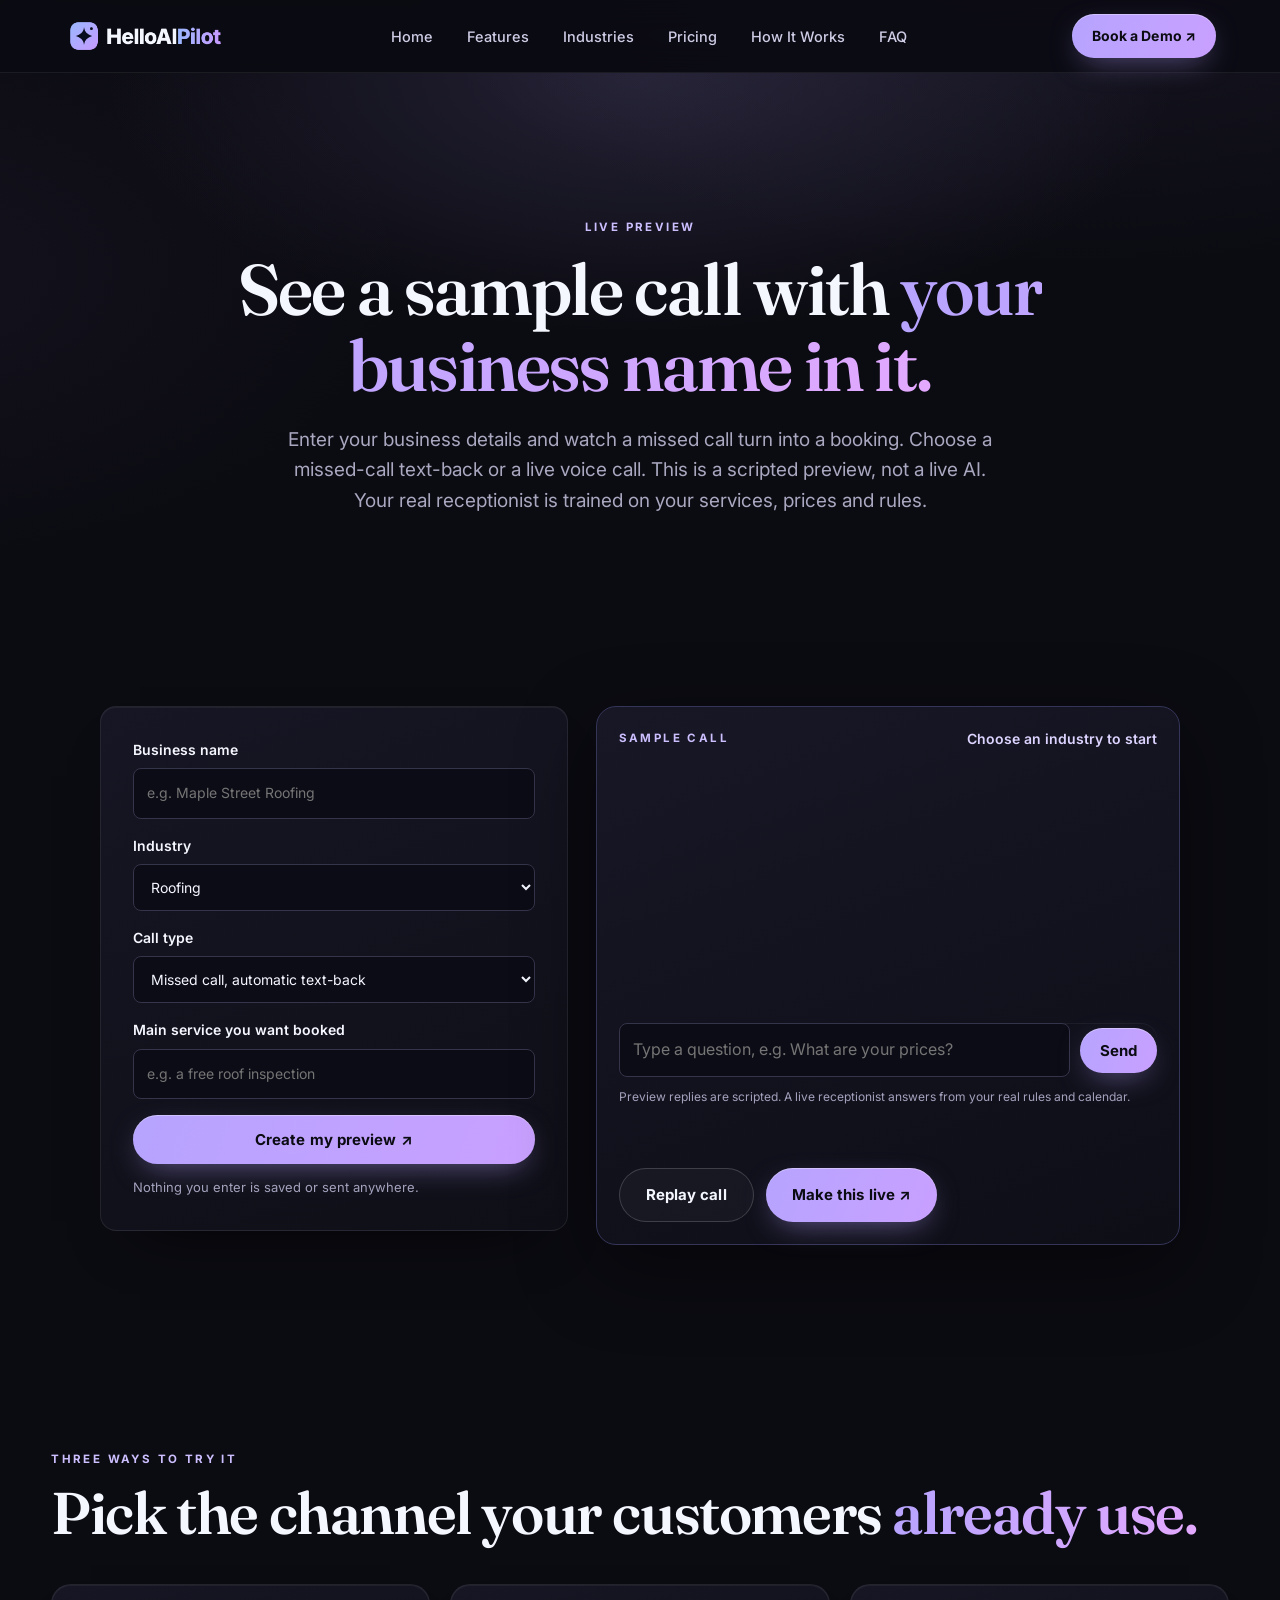
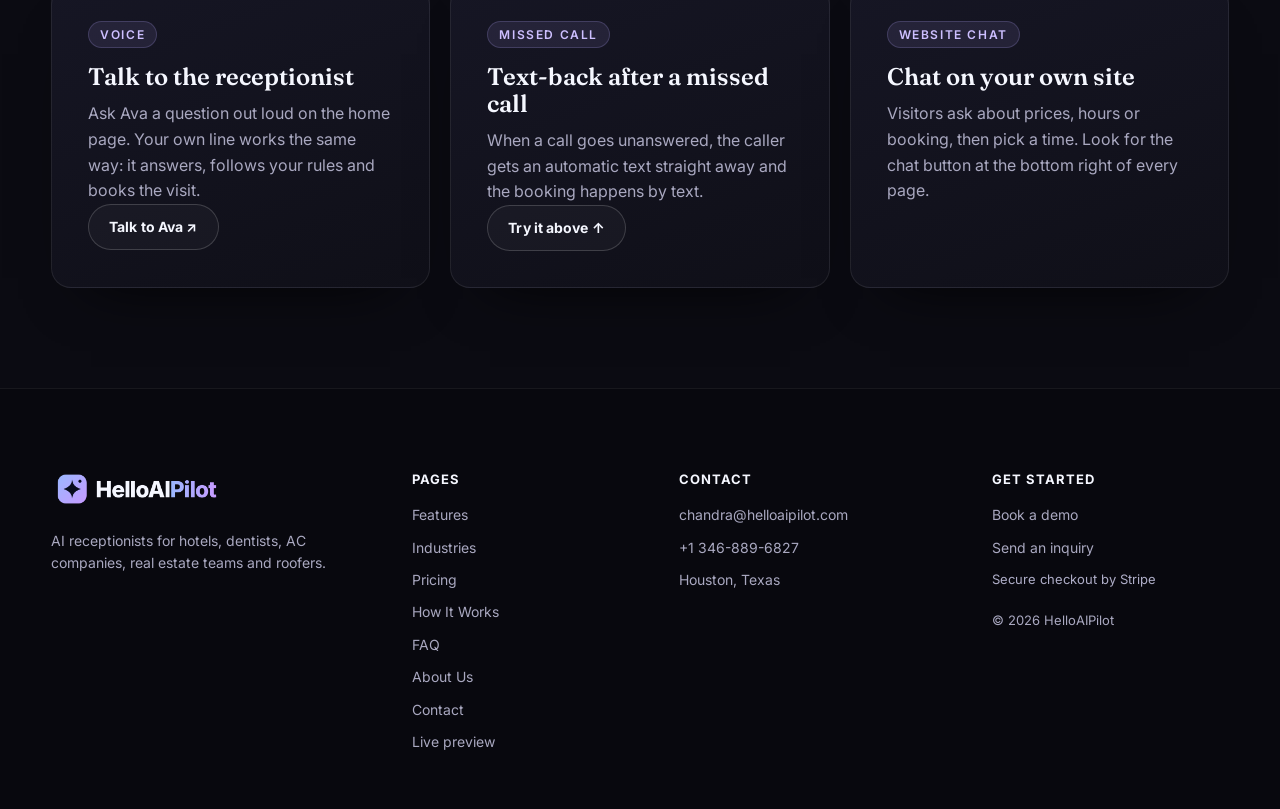
<file: demo/index.html>
<!doctype html>
<html lang="en">
<head>
<meta charset="utf-8">
<meta name="viewport" content="width=device-width,initial-scale=1">
<meta name="theme-color" content="#0b0b12">
<title>AI Receptionist Call Preview | HelloAIPilot</title>
<meta name="description" content="Preview a sample AI receptionist call built around your business name and main service. A scripted preview of how every call is answered and booked.">
<link rel="canonical" href="https://helloaipilot.com/demo/">
<meta name="robots" content="index,follow,max-image-preview:large">
<meta property="og:type" content="website">
<meta property="og:site_name" content="HelloAIPilot">
<meta property="og:title" content="AI Receptionist Call Preview | HelloAIPilot">
<meta property="og:description" content="Preview a sample AI receptionist call built around your business name and main service. A scripted preview of how every call is answered and booked.">
<meta property="og:url" content="https://helloaipilot.com/demo/">
<meta property="og:image" content="https://helloaipilot.com/og-image.png">
<meta property="og:image:width" content="1200">
<meta property="og:image:height" content="630">
<meta property="og:image:alt" content="HelloAIPilot: AI receptionists for local businesses">
<meta name="twitter:card" content="summary_large_image">
<meta name="twitter:title" content="AI Receptionist Call Preview | HelloAIPilot">
<meta name="twitter:description" content="Preview a sample AI receptionist call built around your business name and main service. A scripted preview of how every call is answered and booked.">
<meta name="twitter:image" content="https://helloaipilot.com/og-image.png">
<link rel="icon" href="/favicon.ico" sizes="48x48">
<link rel="icon" type="image/png" sizes="32x32" href="/favicon-32.png">
<link rel="apple-touch-icon" href="/apple-touch-icon.png">
<link rel="preconnect" href="https://fonts.googleapis.com">
<link rel="preconnect" href="https://fonts.gstatic.com" crossorigin>
<link rel="stylesheet" href="https://fonts.googleapis.com/css2?family=Fraunces:opsz,wght@9..144,500;9..144,600;9..144,700&family=Inter:wght@400;500;600;700&display=swap">
<script type="application/ld+json">{"@context": "https://schema.org", "@type": "BreadcrumbList", "itemListElement": [{"@type": "ListItem", "position": 1, "name": "Home", "item": "https://helloaipilot.com/"}, {"@type": "ListItem", "position": 2, "name": "Live AI Receptionist Call Preview", "item": "https://helloaipilot.com/demo/"}]}</script>
<link rel="stylesheet" href="/style.css">
</head>
<body>
<header>
  <a class="logo" href="/"><img src="/logo.png" alt="HelloAIPilot" width="309" height="72"></a>
  <nav>
    <a href="/">Home</a>
    <a href="/services/">Features</a>
    <a href="/industries/">Industries</a>
    <a href="/pricing/">Pricing</a>
    <a href="/#how-it-works">How It Works</a>
    <a href="/faq/">FAQ</a>
  </nav>
  <a class="btn small" href="/book/">Book a Demo ↗</a>
</header>

<main>
  <section class="subhero">
    <div class="eyebrow">LIVE PREVIEW</div>
    <h1>See a sample call with <em>your business name in it.</em></h1>
    <p>Enter your business details and watch a missed call turn into a booking. Choose a missed-call text-back or a live voice call. This is a scripted preview, not a live AI. Your real receptionist is trained on your services, prices and rules.</p>
  </section>

  <section class="section">
    <div class="demo-build">
      <form id="demo-form" novalidate>
        <label>Business name<input name="biz" maxlength="60" placeholder="e.g. Maple Street Roofing"></label>
        <label>Industry<select name="ind">
          <option value="roofing">Roofing</option>
          <option value="ac">AC &amp; HVAC</option>
          <option value="dental">Dentist</option>
          <option value="hotel">Hotel</option>
          <option value="realestate">Real estate</option>
        </select></label>
        <label>Call type<select name="type">
          <option value="missed">Missed call, automatic text-back</option>
          <option value="voice">Live voice call</option>
        </select></label>
        <label>Main service you want booked<input name="svc" maxlength="60" placeholder="e.g. a free roof inspection"></label>
        <button class="btn" type="submit">Create my preview ↗</button>
        <small>Nothing you enter is saved or sent anywhere.</small>
      </form>

      <div class="demo-stage">
        <div class="dl-head"><span class="eyebrow">SAMPLE CALL</span><span class="dl-title" id="demo-title">Choose an industry to start</span></div>
        <div class="missed" id="demo-missed" hidden></div>
        <div class="demo-msgs" id="demo-msgs" aria-live="polite"></div>
        <form class="demo-chat" id="demo-chat" autocomplete="off">
          <input id="demo-q" maxlength="200" placeholder="Type a question, e.g. What are your prices?" aria-label="Type a question">
          <button class="btn" type="submit">Send</button>
        </form>
        <p class="demo-note">Preview replies are scripted. A live receptionist answers from your real rules and calendar.</p>
        <div class="dl-result" id="demo-result"></div>
        <div class="demo-actions">
          <button class="btn outline" id="demo-replay" type="button">Replay call</button>
          <a class="btn" href="/contact/#enquiry">Make this live ↗</a>
        </div>
      </div>
    </div>
  </section>
  <section class="section" id="demo-types">
    <div class="eyebrow">THREE WAYS TO TRY IT</div>
    <h2>Pick the channel your customers <em>already use.</em></h2>
    <div class="grid three">
      <article class="tile">
        <div class="num">Voice</div>
        <h3>Talk to the receptionist</h3>
        <p>Ask Ava a question out loud on the home page. Your own line works the same way: it answers, follows your rules and books the visit.</p>
        <a class="btn outline small" href="/#ava">Talk to Ava ↗</a>
      </article>
      <article class="tile">
        <div class="num">Missed call</div>
        <h3>Text-back after a missed call</h3>
        <p>When a call goes unanswered, the caller gets an automatic text straight away and the booking happens by text.</p>
        <a class="btn outline small" href="#demo-form">Try it above ↑</a>
      </article>
      <article class="tile">
        <div class="num">Website chat</div>
        <h3>Chat on your own site</h3>
        <p>Visitors ask about prices, hours or booking, then pick a time. Look for the chat button at the bottom right of every page.</p>
      </article>
    </div>
  </section>
</main>

<footer>
  <div class="foot-brand">
    <a class="logo" href="/"><img src="/logo.png" alt="HelloAIPilot" width="309" height="72"></a>
    <p>AI receptionists for hotels, dentists, AC companies, real estate teams and roofers.</p>
  </div>
  <div class="foot-col">
    <strong>Pages</strong>
    <a href="/services/">Features</a><a href="/industries/">Industries</a><a href="/pricing/">Pricing</a><a href="/#how-it-works">How It Works</a><a href="/faq/">FAQ</a><a href="/about/">About Us</a><a href="/contact/">Contact</a><a href="/demo/">Live preview</a>
  </div>
  <div class="foot-col">
    <strong>Contact</strong>
    <a href="mailto:chandra@helloaipilot.com">chandra@helloaipilot.com</a>
    <a href="tel:+13468896827">+1 346-889-6827</a>
    <span>Houston, Texas</span>
  </div>
  <div class="foot-col">
    <strong>Get started</strong>
    <a href="/book/">Book a demo</a>
    <a href="/contact/#enquiry">Send an inquiry</a>
    <span class="pay-note">Secure checkout by Stripe</span>
    <span class="copy">© <span id="year"></span> HelloAIPilot</span>
  </div>
</footer>
<script src="/script.js"></script>
<script src="/chat-widget.js" defer></script>
<script>
(function(){
  const form=document.getElementById('demo-form');
  const msgs=document.getElementById('demo-msgs');
  const res=document.getElementById('demo-result');
  const title=document.getElementById('demo-title');
  const replay=document.getElementById('demo-replay');
  const reduce=window.matchMedia&&matchMedia('(prefers-reduced-motion: reduce)').matches;
  const scenes={
    roofing:{ c:'Hi, I think we have a leak after the storm. Can someone look at it?',
      a:'Sorry to hear that. {biz} can book {svc} for you. Is there a good time this week?',
      r:'{svc} booked · Tomorrow, 9:00 AM', d:'a free roof inspection' },
    ac:{ c:'My AC stopped cooling. Can someone come out today?',
      a:"I'm sorry about that. {biz} can send a technician for {svc} this afternoon. What's the service address?",
      r:'{svc} booked · Today, 3:00 PM', d:'a service visit' },
    dental:{ c:'I need a new-patient visit. Do you have any openings?',
      a:'Welcome. {biz} can book {svc} on Thursday at 8:30 AM. Would that work for you?',
      r:'{svc} booked · Thursday, 8:30 AM', d:'a new-patient visit' },
    hotel:{ c:'Do you have a room for Friday night?',
      a:'Yes. {biz} has rooms for {svc}. May I have a name to hold the booking?',
      r:'Reservation held · Friday, 1 night', d:'a room booking' },
    realestate:{ c:'I would like a showing this weekend. Is that possible?',
      a:'Happy to help. {biz} can arrange {svc} on Saturday at 11:00 AM. May I have your name and number?',
      r:'{svc} booked · Saturday, 11:00 AM', d:'a property showing' }
  };
  const TEXT_BACK='Hi, this is {biz}. Sorry we missed your call. Reply here and we will help you right away.';
  const missedBar=document.getElementById('demo-missed');
  let scene=null, timers=[];
  let bizName='your business', svcName='a free roof inspection';
  const chatForm=document.getElementById('demo-chat');
  const chatInput=document.getElementById('demo-q');
  function fillBiz(text){ return fill(text, bizName, svcName); }
  function bubbleWithBooking(text){
    const d=document.createElement('div');
    d.className='bub a';
    d.appendChild(document.createTextNode(text));
    const wrap=document.createElement('div');
    const a=document.createElement('a');
    a.className='btn demo-pick';
    a.href='https://calendar.app.google/snJDiGwFyuFC5GVa7';
    a.target='_blank';
    a.rel='noopener';
    a.textContent='Pick a time ↗';
    wrap.appendChild(a);
    d.appendChild(wrap);
    msgs.appendChild(d);
    msgs.scrollTop=msgs.scrollHeight;
  }
  chatForm.addEventListener('submit',function(e){
    e.preventDefault();
    const q=chatInput.value.trim();
    if(!q) return;
    chatInput.value='';
    bubble('c',q);
    const answer=(window.HAPAnswer?window.HAPAnswer(q):{text:"I'm not sure about that one yet.",link:''});
    const typing=document.createElement('div');
    typing.className='typing';
    typing.innerHTML='<i></i><i></i><i></i>';
    msgs.appendChild(typing);
    msgs.scrollTop=msgs.scrollHeight;
    later(function(){
      typing.remove();
      if(answer.link==='book') bubbleWithBooking(answer.text);
      else bubble('a',answer.text);
    },900);
  });
  function later(fn,ms){ timers.push(setTimeout(fn,ms)); }
  function clearAll(){ timers.forEach(clearTimeout); timers=[]; }
  function fill(text,biz,svc){ return text.split('{biz}').join(biz).split('{svc}').join(svc); }
  function bubble(cls,text){
    const d=document.createElement('div');
    d.className='bub '+cls;
    d.textContent=text;
    msgs.appendChild(d);
  }
  function showMissedBar(on){
    missedBar.hidden=!on;
    if(on){
      const t=new Date().toLocaleTimeString([],{hour:'numeric',minute:'2-digit'});
      missedBar.textContent='Missed call · '+t+' · automatic text-back sent';
    }
  }
  function playMissed(){
    showMissedBar(true);
    if(reduce){ bubble('a',scene.t); bubble('c',scene.c); bubble('a',scene.a); res.classList.add('on'); return; }
    let typing=null;
    later(function(){ bubble('a',scene.t); },400);
    later(function(){ bubble('c',scene.c); },2000);
    later(function(){
      typing=document.createElement('div');
      typing.className='typing';
      typing.innerHTML='<i></i><i></i><i></i>';
      msgs.appendChild(typing);
    },2800);
    later(function(){ if(typing)typing.remove(); bubble('a',scene.a); },3900);
    later(function(){ res.classList.add('on'); },4700);
  }
  function play(){
    clearAll();
    msgs.innerHTML='';
    res.classList.remove('on');
    if(!scene) return;
    res.textContent=scene.result;
    if(scene.missed){ playMissed(); return; }
    showMissedBar(false);
    if(reduce){ bubble('c',scene.c); bubble('a',scene.a); res.classList.add('on'); return; }
    let typing=null;
    later(function(){ bubble('c',scene.c); },300);
    later(function(){
      typing=document.createElement('div');
      typing.className='typing';
      typing.innerHTML='<i></i><i></i><i></i>';
      msgs.appendChild(typing);
    },1100);
    later(function(){ if(typing)typing.remove(); bubble('a',scene.a); },2300);
    later(function(){ res.classList.add('on'); },3000);
  }
  form.addEventListener('submit',function(e){
    e.preventDefault();
    const data=new FormData(form);
    const base=scenes[data.get('ind')]||scenes.roofing;
    const biz=(data.get('biz')||'').trim()||'your business';
    const svc=(data.get('svc')||'').trim()||base.d;
    scene={
      c:base.c,
      a:fill(base.a,biz,svc),
      t:fill(TEXT_BACK,biz,svc),
      missed:data.get('type')!=='voice',
      result:fill(base.r,biz,svc)
    };
    bizName=biz; svcName=svc;
    title.textContent='Preview for '+biz;
    play();
  });
  replay.addEventListener('click',play);
})();
</script>
</body>
</html>
</file>
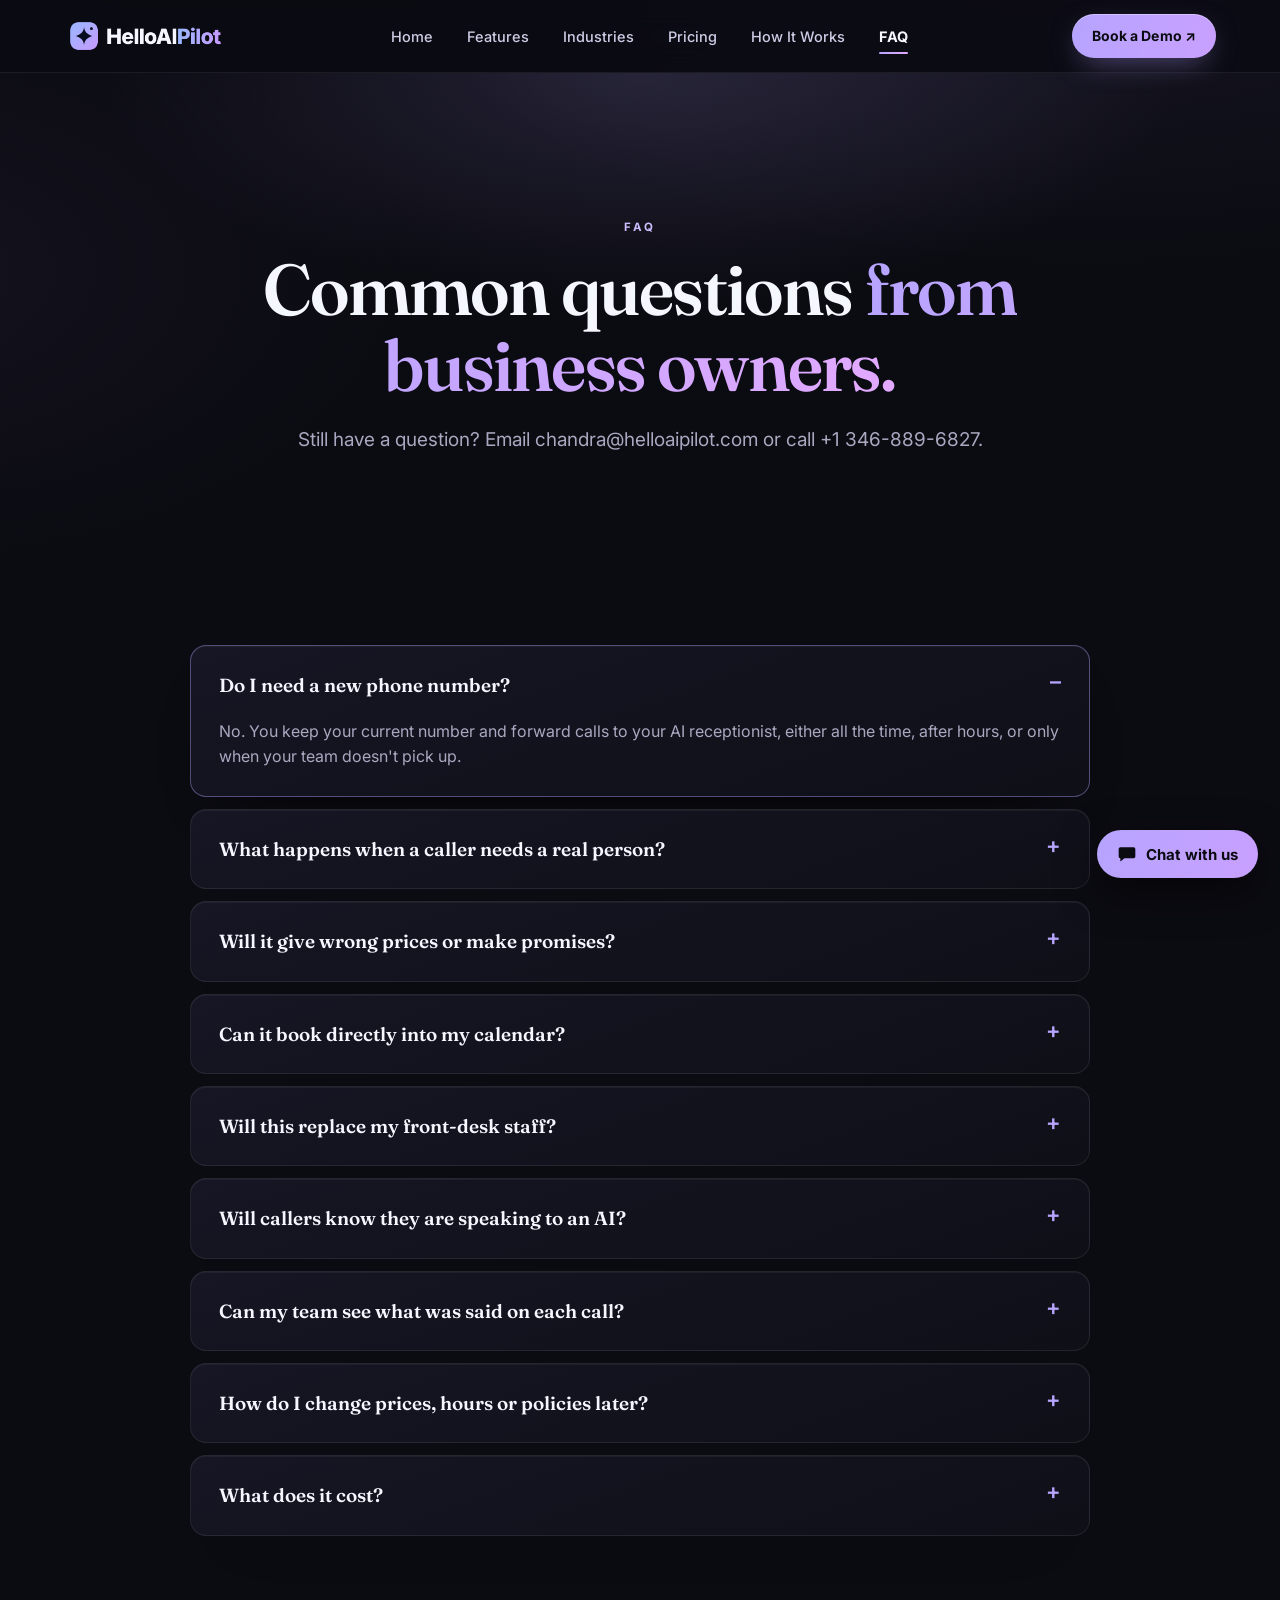
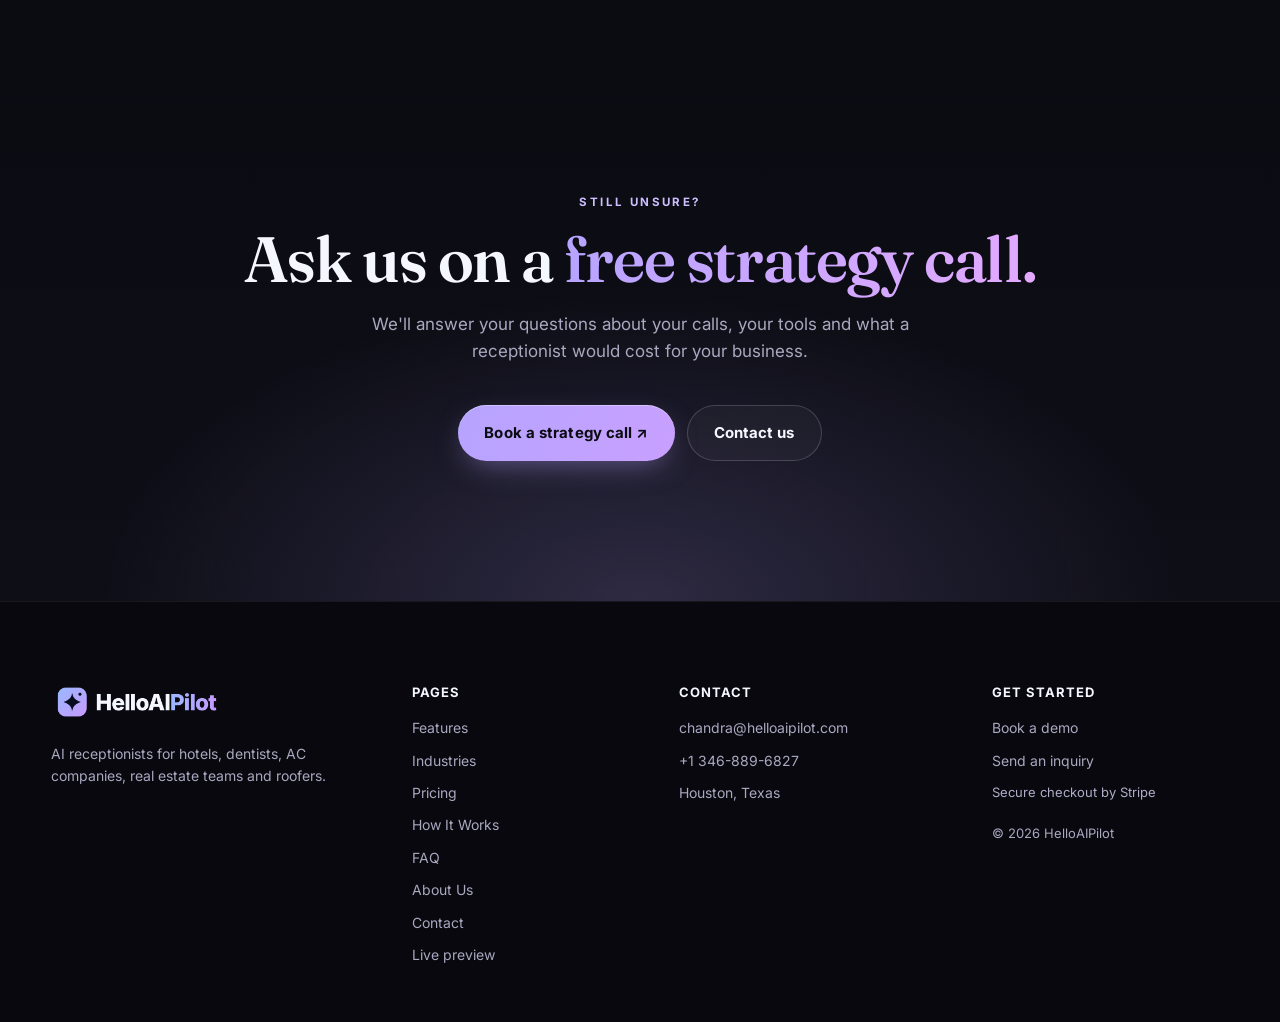
<file: faq/index.html>
<!doctype html>
<html lang="en">
<head>
<meta charset="utf-8">
<meta name="viewport" content="width=device-width,initial-scale=1">
<meta name="theme-color" content="#0b0b12">
<title>AI Receptionist FAQ | HelloAIPilot</title>
<meta name="description" content="Answers to common questions about HelloAIPilot AI receptionists: phone numbers, transfers to your staff, pricing, calendar booking, setup and accuracy.">
<link rel="canonical" href="https://helloaipilot.com/faq/">
<meta name="robots" content="index,follow,max-image-preview:large">
<meta property="og:type" content="website">
<meta property="og:site_name" content="HelloAIPilot">
<meta property="og:title" content="AI Receptionist FAQ | HelloAIPilot">
<meta property="og:description" content="Answers to common questions about HelloAIPilot AI receptionists: phone numbers, transfers to your staff, pricing, calendar booking, setup and accuracy.">
<meta property="og:url" content="https://helloaipilot.com/faq/">
<meta property="og:image" content="https://helloaipilot.com/og-image.png">
<meta property="og:image:width" content="1200">
<meta property="og:image:height" content="630">
<meta property="og:image:alt" content="HelloAIPilot: AI receptionists for local businesses">
<meta name="twitter:card" content="summary_large_image">
<meta name="twitter:title" content="AI Receptionist FAQ | HelloAIPilot">
<meta name="twitter:description" content="Answers to common questions about HelloAIPilot AI receptionists: phone numbers, transfers to your staff, pricing, calendar booking, setup and accuracy.">
<meta name="twitter:image" content="https://helloaipilot.com/og-image.png">
<link rel="icon" href="/favicon.ico" sizes="48x48">
<link rel="icon" type="image/png" sizes="32x32" href="/favicon-32.png">
<link rel="apple-touch-icon" href="/apple-touch-icon.png">
<link rel="preconnect" href="https://fonts.googleapis.com">
<link rel="preconnect" href="https://fonts.gstatic.com" crossorigin>
<link rel="stylesheet" href="https://fonts.googleapis.com/css2?family=Fraunces:opsz,wght@9..144,500;9..144,600;9..144,700&family=Inter:wght@400;500;600;700&display=swap">
<script type="application/ld+json">{"@context": "https://schema.org", "@type": "BreadcrumbList", "itemListElement": [{"@type": "ListItem", "position": 1, "name": "Home", "item": "https://helloaipilot.com/"}, {"@type": "ListItem", "position": 2, "name": "AI Receptionist FAQ", "item": "https://helloaipilot.com/faq/"}]}</script>
<script type="application/ld+json">{"@context": "https://schema.org", "@type": "FAQPage", "mainEntity": [{"@type": "Question", "name": "Do I need a new phone number?", "acceptedAnswer": {"@type": "Answer", "text": "No. You keep your current number and forward calls to your AI receptionist, either all the time, after hours, or only when your team doesn't pick up."}}, {"@type": "Question", "name": "What happens when a caller needs a real person?", "acceptedAnswer": {"@type": "Answer", "text": "You decide. Emergencies, complaints, billing questions and anything else you choose can be transferred to your team or turned into an urgent callback with a text alert."}}, {"@type": "Question", "name": "Will it give wrong prices or make promises?", "acceptedAnswer": {"@type": "Answer", "text": "It answers only from the information you approve. If a question is outside that, it says a team member will follow up rather than guess."}}, {"@type": "Question", "name": "Can it book directly into my calendar?", "acceptedAnswer": {"@type": "Answer", "text": "Yes. We connect it to your scheduling tool so it sees live availability, books the slot, and sends the caller a confirmation by email or text."}}, {"@type": "Question", "name": "Will this replace my front-desk staff?", "acceptedAnswer": {"@type": "Answer", "text": "It's built to back them up. It catches the calls they can't get to, after hours and during busy times, so your team can focus on the customers in front of them."}}, {"@type": "Question", "name": "Will callers know they are speaking to an AI?", "acceptedAnswer": {"@type": "Answer", "text": "Yes. The receptionist introduces itself as your business's AI assistant, so callers always know what they are talking to."}}, {"@type": "Question", "name": "Can my team see what was said on each call?", "acceptedAnswer": {"@type": "Answer", "text": "Yes. Every call gets a summary with the caller's details, what they asked and what was booked or passed on."}}, {"@type": "Question", "name": "How do I change prices, hours or policies later?", "acceptedAnswer": {"@type": "Answer", "text": "Tell us what changed by email or text and we update the receptionist's information. Your team can ask for changes at any time."}}, {"@type": "Question", "name": "What does it cost?", "acceptedAnswer": {"@type": "Answer", "text": "Pricing depends on your call volume and which tools we connect. We'll give you a clear quote after the strategy call, with no obligation."}}]}</script>
<link rel="stylesheet" href="/style.css">
</head>
<body>
<header>
  <a class="logo" href="/"><img src="/logo.png" alt="HelloAIPilot" width="309" height="72"></a>
  <nav>
    <a href="/">Home</a>
    <a href="/services/">Features</a>
    <a href="/industries/">Industries</a>
    <a href="/pricing/">Pricing</a>
    <a href="/#how-it-works">How It Works</a>
    <a href="/faq/" aria-current="page">FAQ</a>
  </nav>
  <a class="btn small" href="/book/">Book a Demo ↗</a>
</header>

<main>
  <section class="subhero">
    <div class="eyebrow">FAQ</div>
    <h1>Common questions <em>from business owners.</em></h1>
    <p>Still have a question? Email chandra@helloaipilot.com or call +1 346-889-6827.</p>
  </section>

  <section class="section">
    <div class="faq">
      <details open><summary>Do I need a new phone number?</summary><p>No. You keep your current number and forward calls to your AI receptionist, either all the time, after hours, or only when your team doesn't pick up.</p></details>
      <details><summary>What happens when a caller needs a real person?</summary><p>You decide. Emergencies, complaints, billing questions and anything else you choose can be transferred to your team or turned into an urgent callback with a text alert.</p></details>
      <details><summary>Will it give wrong prices or make promises?</summary><p>It answers only from the information you approve. If a question is outside that, it says a team member will follow up rather than guess.</p></details>
      <details><summary>Can it book directly into my calendar?</summary><p>Yes. We connect it to your scheduling tool so it sees live availability, books the slot, and sends the caller a confirmation by email or text.</p></details>
      <details><summary>Will this replace my front-desk staff?</summary><p>It's built to back them up. It catches the calls they can't get to, after hours and during busy times, so your team can focus on the customers in front of them.</p></details>
      <details><summary>Will callers know they are speaking to an AI?</summary><p>Yes. The receptionist introduces itself as your business's AI assistant, so callers always know what they are talking to.</p></details>
      <details><summary>Can my team see what was said on each call?</summary><p>Yes. Every call gets a summary with the caller's details, what they asked and what was booked or passed on.</p></details>
      <details><summary>How do I change prices, hours or policies later?</summary><p>Tell us what changed by email or text and we update the receptionist's information. Your team can ask for changes at any time.</p></details>
      <details><summary>What does it cost?</summary><p>Pricing depends on your call volume and which tools we connect. We'll give you a clear quote after the strategy call, with no obligation.</p></details>
    </div>
  </section>

  <section class="section cta">
    <div class="eyebrow">STILL UNSURE?</div>
    <h2>Ask us on a <em>free strategy call.</em></h2>
    <p>We'll answer your questions about your calls, your tools and what a receptionist would cost for your business.</p>
    <div class="actions">
      <a class="btn" href="/contact/#enquiry">Book a strategy call ↗</a>
      <a class="btn outline" href="/contact/">Contact us</a>
    </div>
  </section>
</main>

<footer>
  <div class="foot-brand">
    <a class="logo" href="/"><img src="/logo.png" alt="HelloAIPilot" width="309" height="72"></a>
    <p>AI receptionists for hotels, dentists, AC companies, real estate teams and roofers.</p>
  </div>
  <div class="foot-col">
    <strong>Pages</strong>
    <a href="/services/">Features</a><a href="/industries/">Industries</a><a href="/pricing/">Pricing</a><a href="/#how-it-works">How It Works</a><a href="/faq/">FAQ</a><a href="/about/">About Us</a><a href="/contact/">Contact</a><a href="/demo/">Live preview</a>
  </div>
  <div class="foot-col">
    <strong>Contact</strong>
    <a href="mailto:chandra@helloaipilot.com">chandra@helloaipilot.com</a>
    <a href="tel:+13468896827">+1 346-889-6827</a>
    <span>Houston, Texas</span>
  </div>
  <div class="foot-col">
    <strong>Get started</strong>
    <a href="/book/">Book a demo</a>
    <a href="/contact/#enquiry">Send an inquiry</a>
    <span class="pay-note">Secure checkout by Stripe</span>
    <span class="copy">© <span id="year"></span> HelloAIPilot</span>
  </div>
</footer>
<script src="/script.js"></script>
<script src="/chat-widget.js" defer></script>
</body>
</html>
</file>
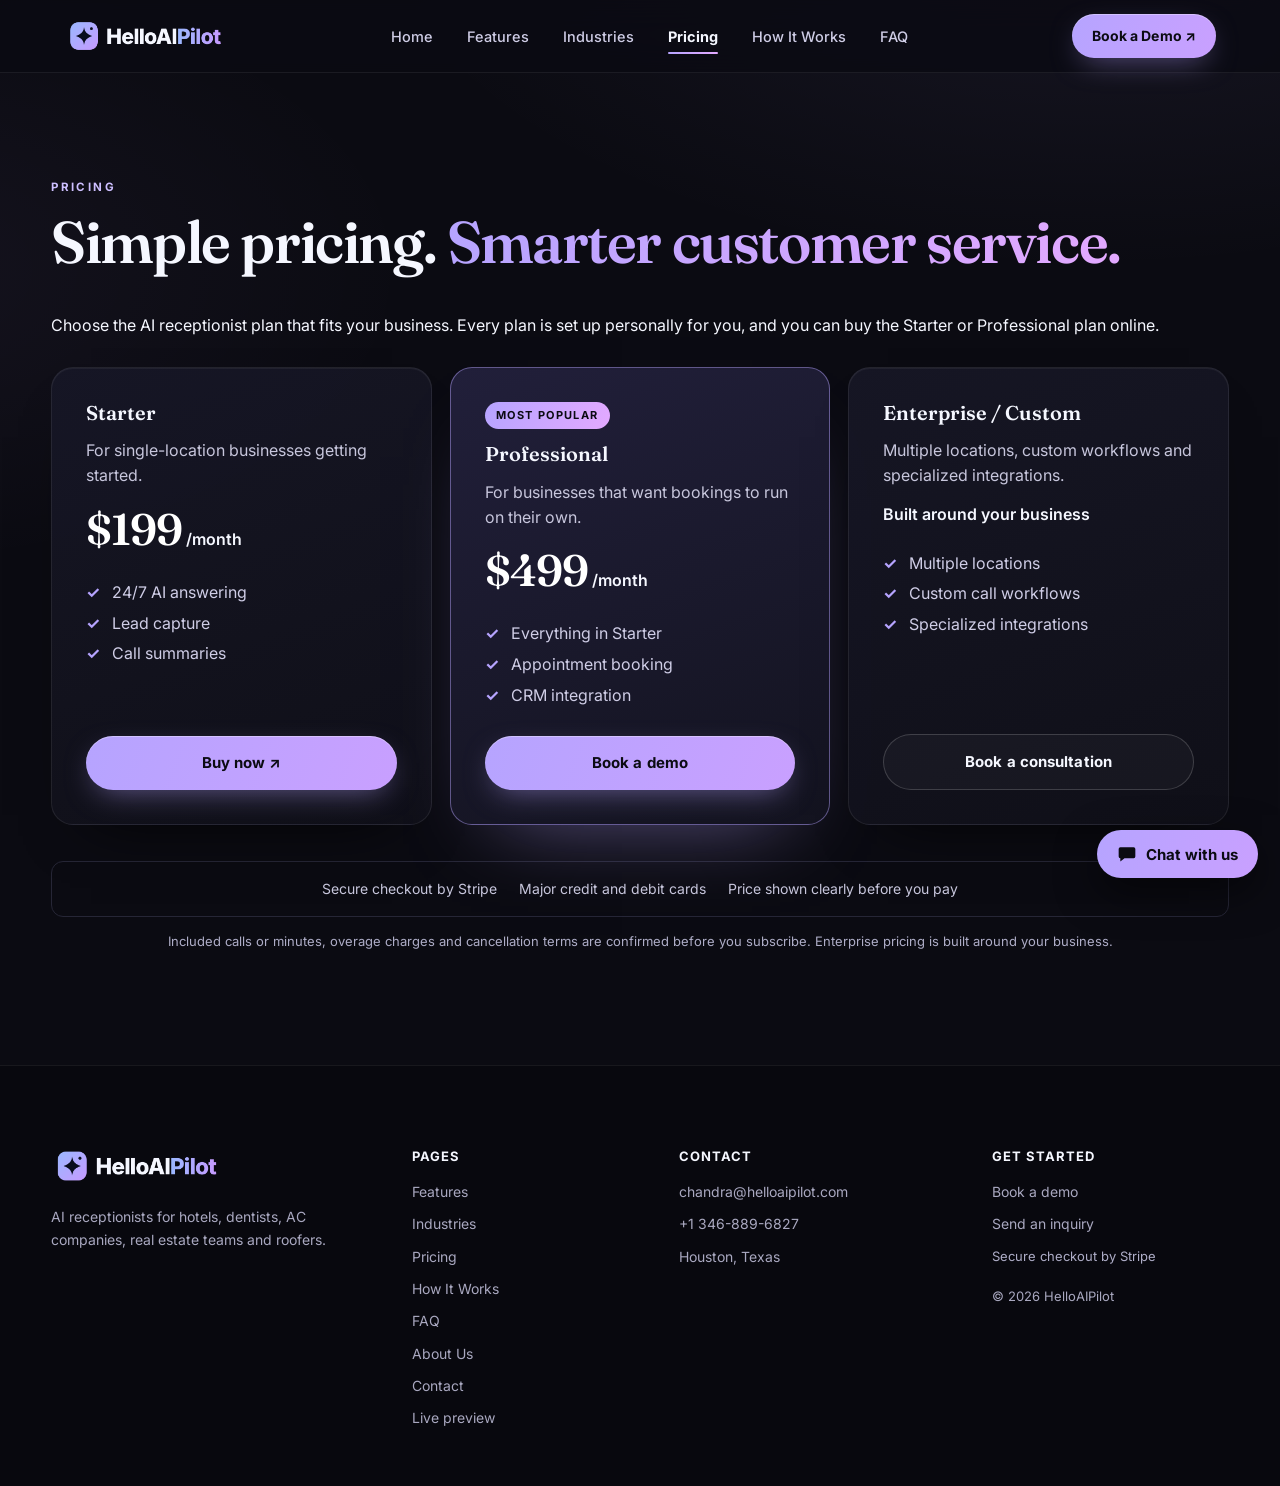
<file: pricing/index.html>
<!doctype html>
<html lang="en">
<head>
<meta charset="utf-8">
<meta name="viewport" content="width=device-width,initial-scale=1">
<meta name="theme-color" content="#0b0b12">
<title>AI Receptionist Pricing, From $199/mo | HelloAIPilot</title>
<meta name="description" content="HelloAIPilot AI receptionist plans: Starter $199/month with secure Stripe checkout, Professional $499/month, and custom Enterprise. Every plan set up for you.">
<link rel="canonical" href="https://helloaipilot.com/pricing/">
<meta name="robots" content="index,follow,max-image-preview:large">
<meta property="og:type" content="website">
<meta property="og:site_name" content="HelloAIPilot">
<meta property="og:title" content="AI Receptionist Pricing, From $199/mo | HelloAIPilot">
<meta property="og:description" content="HelloAIPilot AI receptionist plans: Starter $199/month with secure Stripe checkout, Professional $499/month, and custom Enterprise. Every plan set up for you.">
<meta property="og:url" content="https://helloaipilot.com/pricing/">
<meta property="og:image" content="https://helloaipilot.com/og-image.png">
<meta property="og:image:width" content="1200">
<meta property="og:image:height" content="630">
<meta property="og:image:alt" content="HelloAIPilot: AI receptionists for local businesses">
<meta name="twitter:card" content="summary_large_image">
<meta name="twitter:title" content="AI Receptionist Pricing, From $199/mo | HelloAIPilot">
<meta name="twitter:description" content="HelloAIPilot AI receptionist plans: Starter $199/month with secure Stripe checkout, Professional $499/month, and custom Enterprise. Every plan set up for you.">
<meta name="twitter:image" content="https://helloaipilot.com/og-image.png">
<link rel="icon" href="/favicon.ico" sizes="48x48">
<link rel="icon" type="image/png" sizes="32x32" href="/favicon-32.png">
<link rel="apple-touch-icon" href="/apple-touch-icon.png">
<link rel="preconnect" href="https://fonts.googleapis.com">
<link rel="preconnect" href="https://fonts.gstatic.com" crossorigin>
<link rel="stylesheet" href="https://fonts.googleapis.com/css2?family=Fraunces:opsz,wght@9..144,500;9..144,600;9..144,700&family=Inter:wght@400;500;600;700&display=swap">
<script type="application/ld+json">{"@context": "https://schema.org", "@type": "BreadcrumbList", "itemListElement": [{"@type": "ListItem", "position": 1, "name": "Home", "item": "https://helloaipilot.com/"}, {"@type": "ListItem", "position": 2, "name": "AI Receptionist Pricing, From $199/mo", "item": "https://helloaipilot.com/pricing/"}]}</script>
<script type="application/ld+json">{"@context": "https://schema.org", "@type": "Product", "name": "HelloAIPilot Starter AI Receptionist", "description": "AI phone receptionist for single-location businesses, set up personally.", "brand": {"@type": "Brand", "name": "HelloAIPilot"}, "offers": {"@type": "Offer", "price": "199", "priceCurrency": "USD", "url": "https://helloaipilot.com/pricing/", "availability": "https://schema.org/InStock", "priceSpecification": {"@type": "UnitPriceSpecification", "price": "199", "priceCurrency": "USD", "unitText": "MONTH"}}}</script>
<link rel="stylesheet" href="/style.css">
</head>
<body>
<header>
  <a class="logo" href="/"><img src="/logo.png" alt="HelloAIPilot" width="309" height="72"></a>
  <nav>
    <a href="/">Home</a>
    <a href="/services/">Features</a>
    <a href="/industries/">Industries</a>
    <a href="/pricing/" aria-current="page">Pricing</a>
    <a href="/#how-it-works">How It Works</a>
    <a href="/faq/">FAQ</a>
  </nav>
  <a class="btn small" href="/book/">Book a Demo ↗</a>
</header>

<main>
  <section class="section">
    <div class="eyebrow">PRICING</div>
    <h1>Simple pricing. <em>Smarter customer service.</em></h1>
    <p class="lead">Choose the AI receptionist plan that fits your business. Every plan is set up personally for you, and you can buy the Starter or Professional plan online.</p>
    <div class="plans">
      <article class="plan">
        <h3>Starter</h3>
        <p>For single-location businesses getting started.</p>
        <p class="plan-price"><strong>$199</strong> /month</p>
        <ul>
          <li>24/7 AI answering</li>
          <li>Lead capture</li>
          <li>Call summaries</li>
        </ul>
        <a class="btn" href="https://buy.stripe.com/cNibIVfmJffM9BqgkV2kw01" target="_blank" rel="noopener">Buy now ↗</a>
      </article>
      <article class="plan plan-featured">
        <h3>Professional</h3>
        <p>For businesses that want bookings to run on their own.</p>
        <p class="plan-price"><strong>$499</strong> /month</p>
        <ul>
          <li>Everything in Starter</li>
          <li>Appointment booking</li>
          <li>CRM integration</li>
        </ul>
        <a class="btn" href="/book/">Book a demo</a>
      </article>
      <article class="plan">
        <h3>Enterprise / Custom</h3>
        <p>Multiple locations, custom workflows and specialized integrations.</p>
        <p class="plan-price">Built around your business</p>
        <ul>
          <li>Multiple locations</li>
          <li>Custom call workflows</li>
          <li>Specialized integrations</li>
        </ul>
        <a class="btn outline" href="/book/">Book a consultation</a>
      </article>
    </div>
    <div class="pay-strip" aria-label="Payment and checkout">
      <span>Secure checkout by Stripe</span>
      <span>Major credit and debit cards</span>
      <span>Price shown clearly before you pay</span>
    </div>
    <p class="plan-note">Included calls or minutes, overage charges and cancellation terms are confirmed before you subscribe. Enterprise pricing is built around your business.</p>
  </section>
</main>

<footer>
  <div class="foot-brand">
    <a class="logo" href="/"><img src="/logo.png" alt="HelloAIPilot" width="309" height="72"></a>
    <p>AI receptionists for hotels, dentists, AC companies, real estate teams and roofers.</p>
  </div>
  <div class="foot-col">
    <strong>Pages</strong>
    <a href="/services/">Features</a><a href="/industries/">Industries</a><a href="/pricing/">Pricing</a><a href="/#how-it-works">How It Works</a><a href="/faq/">FAQ</a><a href="/about/">About Us</a><a href="/contact/">Contact</a><a href="/demo/">Live preview</a>
  </div>
  <div class="foot-col">
    <strong>Contact</strong>
    <a href="mailto:chandra@helloaipilot.com">chandra@helloaipilot.com</a>
    <a href="tel:+13468896827">+1 346-889-6827</a>
    <span>Houston, Texas</span>
  </div>
  <div class="foot-col">
    <strong>Get started</strong>
    <a href="/book/">Book a demo</a>
    <a href="/contact/#enquiry">Send an inquiry</a>
    <span class="pay-note">Secure checkout by Stripe</span>
    <span class="copy">© <span id="year"></span> HelloAIPilot</span>
  </div>
</footer>
<script src="/script.js"></script>
<script src="/chat-widget.js" defer></script>
</body>
</html>
</file>
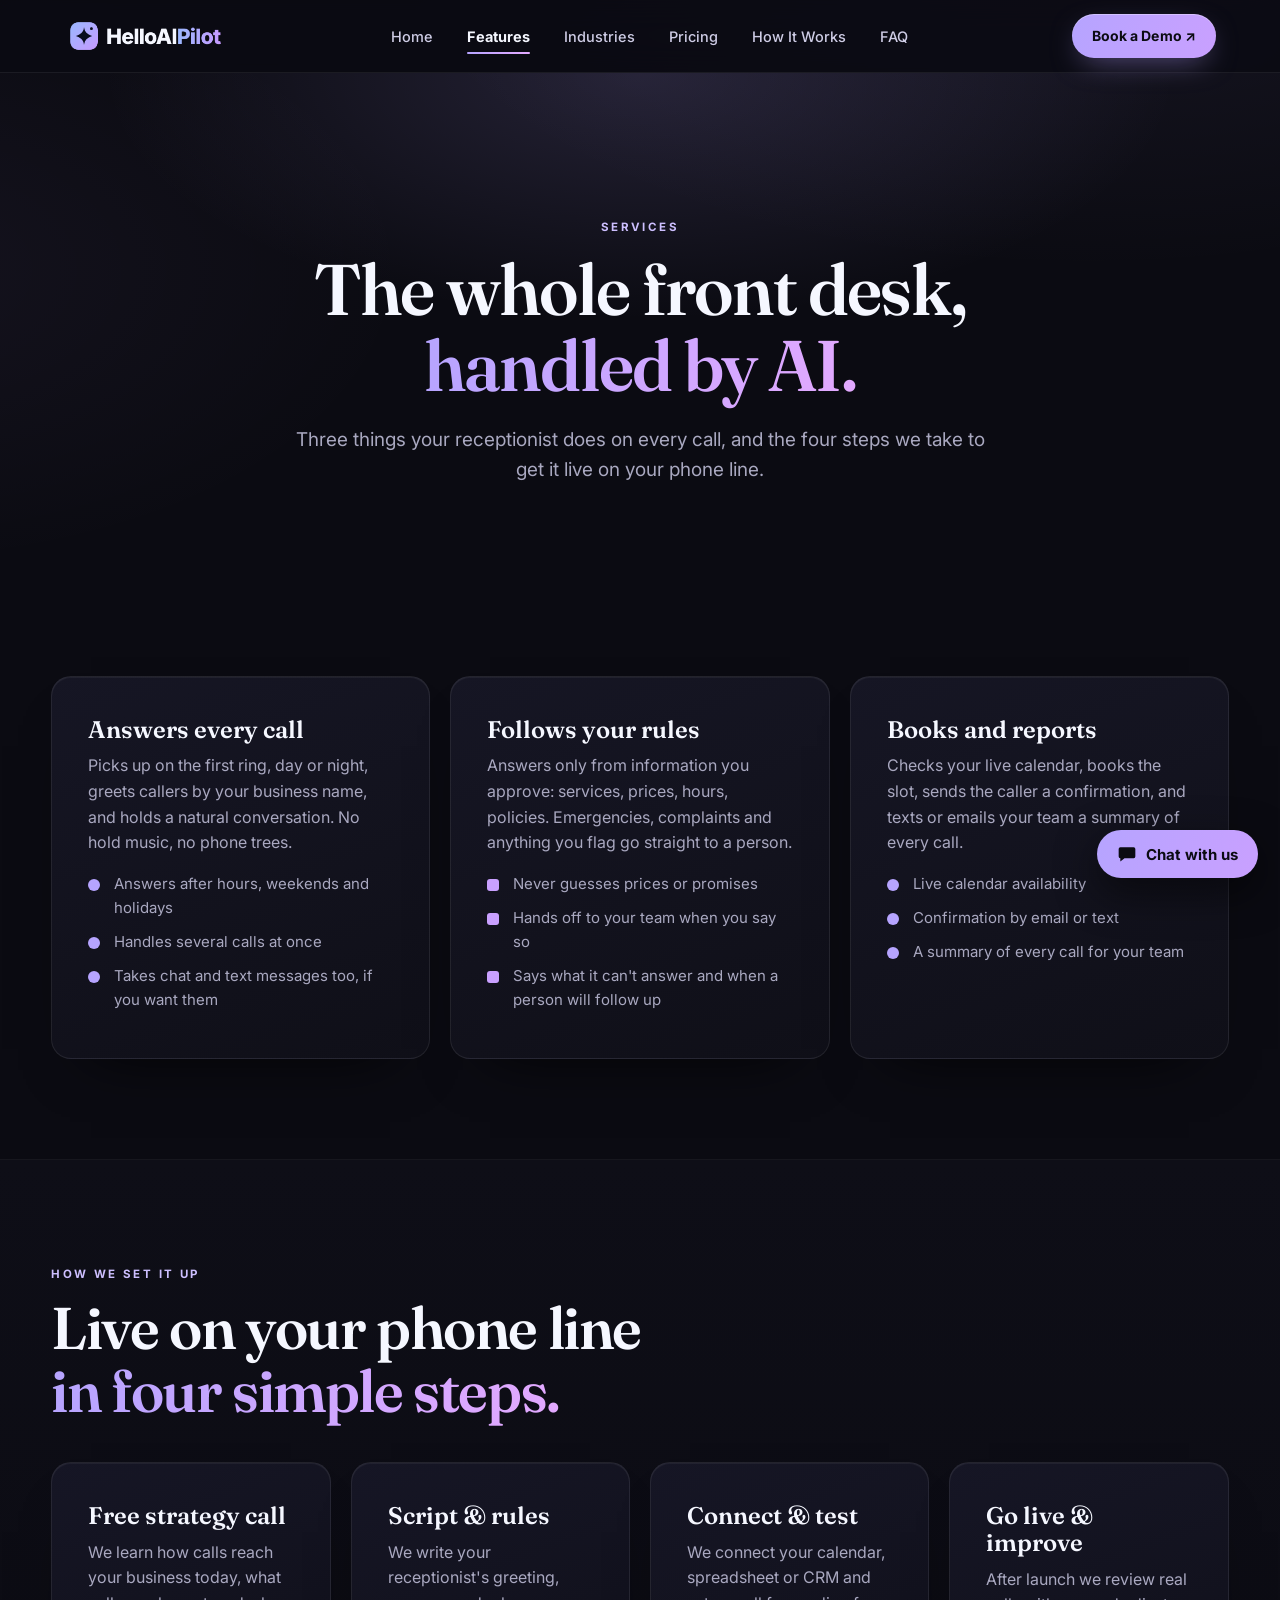
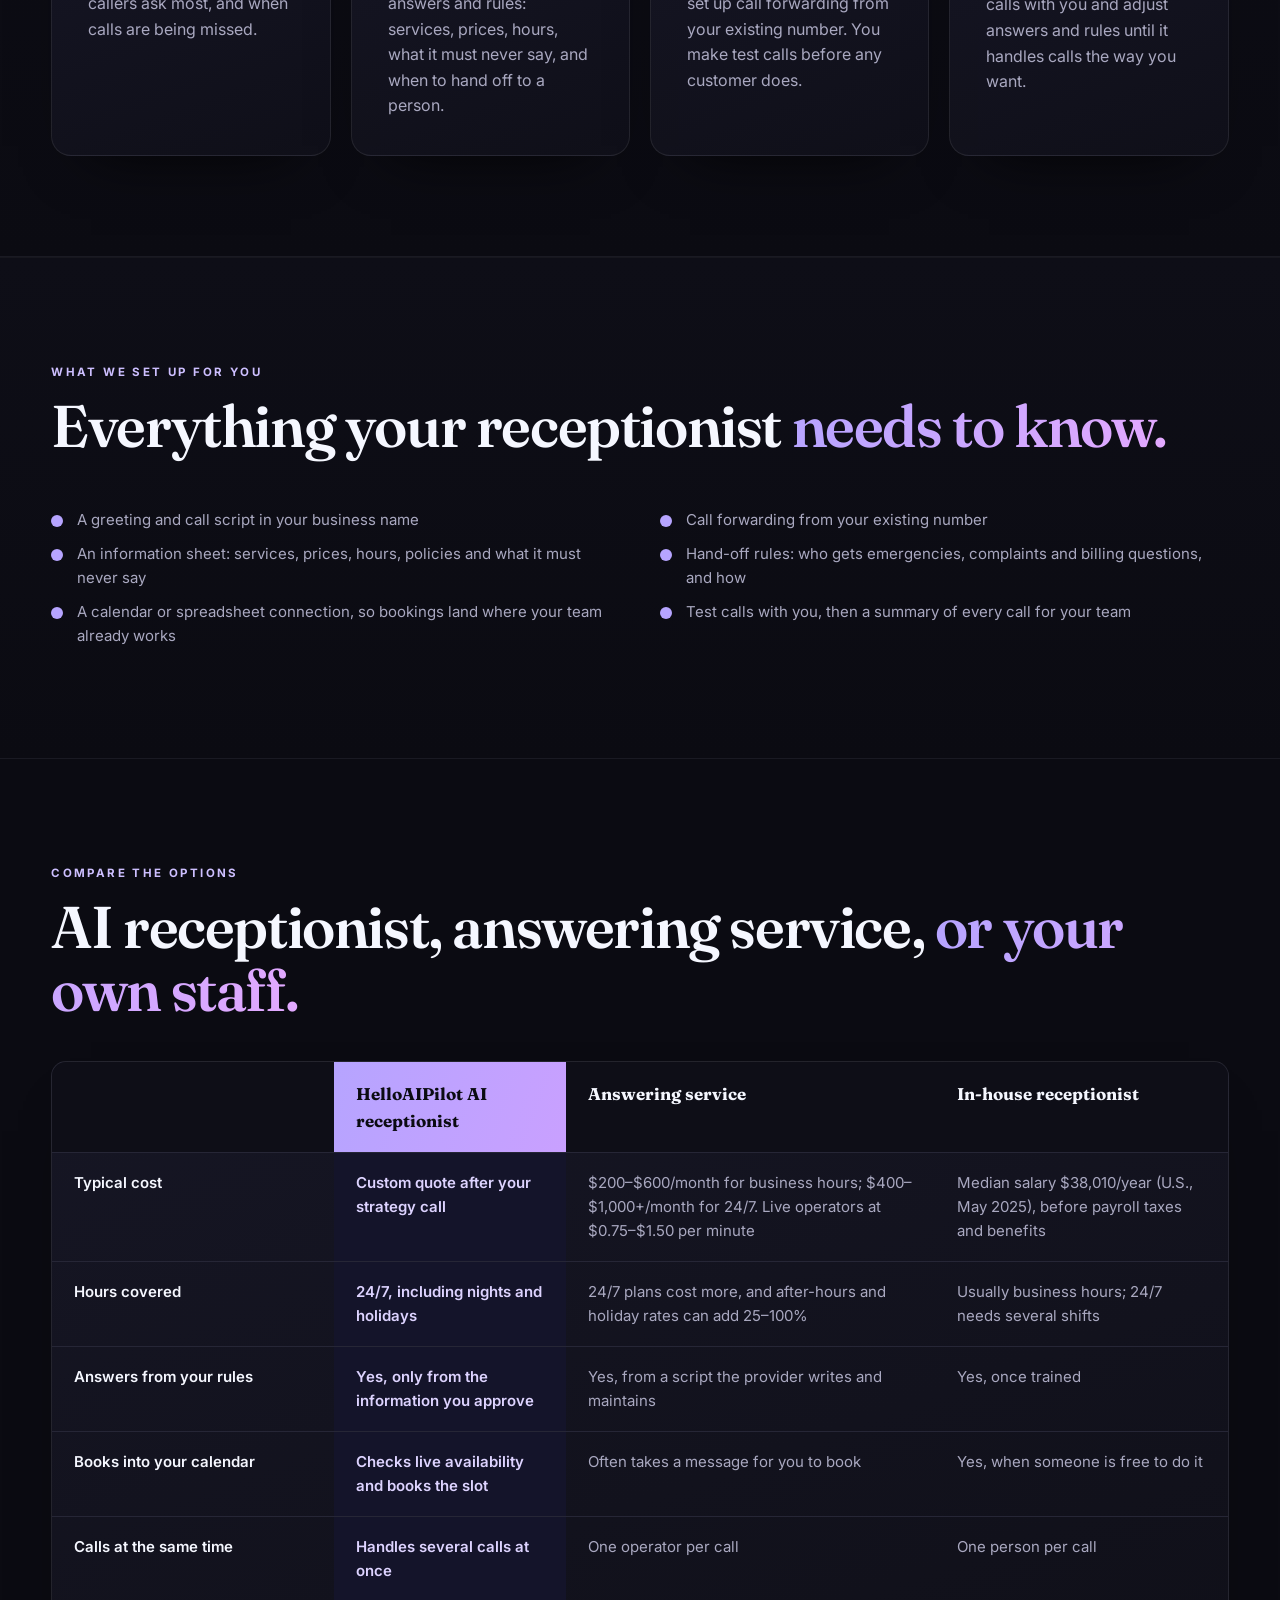
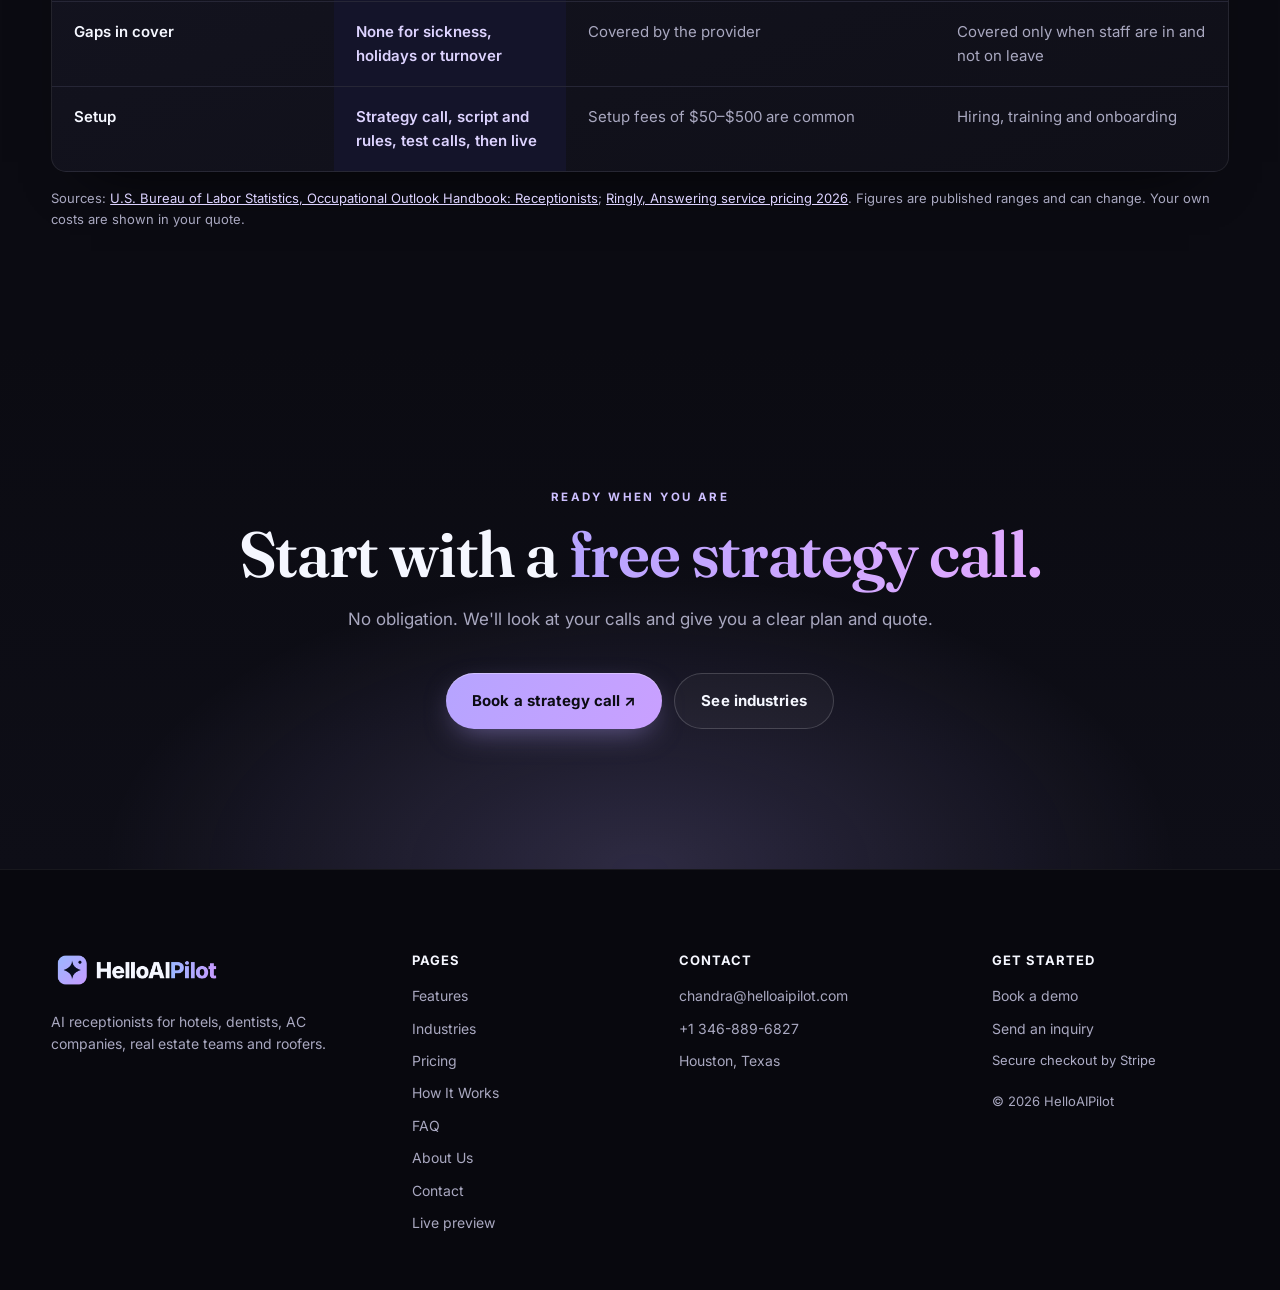
<file: services/index.html>
<!doctype html>
<html lang="en">
<head>
<meta charset="utf-8">
<meta name="viewport" content="width=device-width,initial-scale=1">
<meta name="theme-color" content="#0b0b12">
<title>AI Receptionist Features | HelloAIPilot</title>
<meta name="description" content="What a HelloAIPilot AI receptionist does: answers every call, follows your rules, books appointments and transfers to staff. Live in four steps.">
<link rel="canonical" href="https://helloaipilot.com/services/">
<meta name="robots" content="index,follow,max-image-preview:large">
<meta property="og:type" content="website">
<meta property="og:site_name" content="HelloAIPilot">
<meta property="og:title" content="AI Receptionist Features | HelloAIPilot">
<meta property="og:description" content="What a HelloAIPilot AI receptionist does: answers every call, follows your rules, books appointments and transfers to staff. Live in four steps.">
<meta property="og:url" content="https://helloaipilot.com/services/">
<meta property="og:image" content="https://helloaipilot.com/og-image.png">
<meta property="og:image:width" content="1200">
<meta property="og:image:height" content="630">
<meta property="og:image:alt" content="HelloAIPilot: AI receptionists for local businesses">
<meta name="twitter:card" content="summary_large_image">
<meta name="twitter:title" content="AI Receptionist Features | HelloAIPilot">
<meta name="twitter:description" content="What a HelloAIPilot AI receptionist does: answers every call, follows your rules, books appointments and transfers to staff. Live in four steps.">
<meta name="twitter:image" content="https://helloaipilot.com/og-image.png">
<link rel="icon" href="/favicon.ico" sizes="48x48">
<link rel="icon" type="image/png" sizes="32x32" href="/favicon-32.png">
<link rel="apple-touch-icon" href="/apple-touch-icon.png">
<link rel="preconnect" href="https://fonts.googleapis.com">
<link rel="preconnect" href="https://fonts.gstatic.com" crossorigin>
<link rel="stylesheet" href="https://fonts.googleapis.com/css2?family=Fraunces:opsz,wght@9..144,500;9..144,600;9..144,700&family=Inter:wght@400;500;600;700&display=swap">
<script type="application/ld+json">{"@context": "https://schema.org", "@type": "BreadcrumbList", "itemListElement": [{"@type": "ListItem", "position": 1, "name": "Home", "item": "https://helloaipilot.com/"}, {"@type": "ListItem", "position": 2, "name": "AI Receptionist Features", "item": "https://helloaipilot.com/services/"}]}</script>
<link rel="stylesheet" href="/style.css">
</head>
<body>
<header>
  <a class="logo" href="/"><img src="/logo.png" alt="HelloAIPilot" width="309" height="72"></a>
  <nav>
    <a href="/">Home</a>
    <a href="/services/" aria-current="page">Features</a>
    <a href="/industries/">Industries</a>
    <a href="/pricing/">Pricing</a>
    <a href="/#how-it-works">How It Works</a>
    <a href="/faq/">FAQ</a>
  </nav>
  <a class="btn small" href="/book/">Book a Demo ↗</a>
</header>

<main>
  <section class="subhero">
    <div class="eyebrow">SERVICES</div>
    <h1>The whole front desk, <em>handled by AI.</em></h1>
    <p>Three things your receptionist does on every call, and the four steps we take to get it live on your phone line.</p>
  </section>

  <section class="section">
    <div class="grid three">
      <article class="tile"><h3>Answers every call</h3><p>Picks up on the first ring, day or night, greets callers by your business name, and holds a natural conversation. No hold music, no phone trees.</p><ul class="checks"><li>Answers after hours, weekends and holidays</li><li>Handles several calls at once</li><li>Takes chat and text messages too, if you want them</li></ul></article>
      <article class="tile"><h3>Follows your rules</h3><p>Answers only from information you approve: services, prices, hours, policies. Emergencies, complaints and anything you flag go straight to a person.</p><ul class="rules"><li>Never guesses prices or promises</li><li>Hands off to your team when you say so</li><li>Says what it can't answer and when a person will follow up</li></ul></article>
      <article class="tile"><h3>Books and reports</h3><p>Checks your live calendar, books the slot, sends the caller a confirmation, and texts or emails your team a summary of every call.</p><ul class="checks"><li>Live calendar availability</li><li>Confirmation by email or text</li><li>A summary of every call for your team</li></ul></article>
    </div>
  </section>

  <section class="section alt">
    <div class="eyebrow">HOW WE SET IT UP</div>
    <h2>Live on your phone line<br><em>in four simple steps.</em></h2>
    <div class="grid four">
      <article class="tile"><h3>Free strategy call</h3><p>We learn how calls reach your business today, what callers ask most, and when calls are being missed.</p></article>
      <article class="tile"><h3>Script &amp; rules</h3><p>We write your receptionist's greeting, answers and rules: services, prices, hours, what it must never say, and when to hand off to a person.</p></article>
      <article class="tile"><h3>Connect &amp; test</h3><p>We connect your calendar, spreadsheet or CRM and set up call forwarding from your existing number. You make test calls before any customer does.</p></article>
      <article class="tile"><h3>Go live &amp; improve</h3><p>After launch we review real calls with you and adjust answers and rules until it handles calls the way you want.</p></article>
    </div>
  </section>

  <section class="section alt">
    <div class="eyebrow">WHAT WE SET UP FOR YOU</div>
    <h2>Everything your receptionist <em>needs to know.</em></h2>
    <div class="cols">
      <ul class="checks">
        <li>A greeting and call script in your business name</li>
        <li>An information sheet: services, prices, hours, policies and what it must never say</li>
        <li>A calendar or spreadsheet connection, so bookings land where your team already works</li>
      </ul>
      <ul class="checks">
        <li>Call forwarding from your existing number</li>
        <li>Hand-off rules: who gets emergencies, complaints and billing questions, and how</li>
        <li>Test calls with you, then a summary of every call for your team</li>
      </ul>
    </div>
  </section>

  <section class="section">
    <div class="eyebrow">COMPARE THE OPTIONS</div>
    <h2>AI receptionist, answering service, <em>or your own staff.</em></h2>
    <div class="table-wrap">
      <table>
        <thead>
          <tr><th scope="col">&nbsp;</th><th scope="col" class="ours">HelloAIPilot AI receptionist</th><th scope="col">Answering service</th><th scope="col">In-house receptionist</th></tr>
        </thead>
        <tbody>
          <tr><td>Typical cost</td><td class="ours">Custom quote after your strategy call</td><td>$200–$600/month for business hours; $400–$1,000+/month for 24/7. Live operators at $0.75–$1.50 per minute</td><td>Median salary $38,010/year (U.S., May 2025), before payroll taxes and benefits</td></tr>
          <tr><td>Hours covered</td><td class="ours">24/7, including nights and holidays</td><td>24/7 plans cost more, and after-hours and holiday rates can add 25–100%</td><td>Usually business hours; 24/7 needs several shifts</td></tr>
          <tr><td>Answers from your rules</td><td class="ours">Yes, only from the information you approve</td><td>Yes, from a script the provider writes and maintains</td><td>Yes, once trained</td></tr>
          <tr><td>Books into your calendar</td><td class="ours">Checks live availability and books the slot</td><td>Often takes a message for you to book</td><td>Yes, when someone is free to do it</td></tr>
          <tr><td>Calls at the same time</td><td class="ours">Handles several calls at once</td><td>One operator per call</td><td>One person per call</td></tr>
          <tr><td>Gaps in cover</td><td class="ours">None for sickness, holidays or turnover</td><td>Covered by the provider</td><td>Covered only when staff are in and not on leave</td></tr>
          <tr><td>Setup</td><td class="ours">Strategy call, script and rules, test calls, then live</td><td>Setup fees of $50–$500 are common</td><td>Hiring, training and onboarding</td></tr>
        </tbody>
      </table>
    </div>
    <p class="source">Sources: <a href="https://www.bls.gov/ooh/office-and-administrative-support/receptionists.htm" target="_blank" rel="noopener">U.S. Bureau of Labor Statistics, Occupational Outlook Handbook: Receptionists</a>; <a href="https://www.ringly.io/blog/answering-service-pricing" target="_blank" rel="noopener">Ringly, Answering service pricing 2026</a>. Figures are published ranges and can change. Your own costs are shown in your quote.</p>
  </section>

  <section class="section cta">
    <div class="eyebrow">READY WHEN YOU ARE</div>
    <h2>Start with a <em>free strategy call.</em></h2>
    <p>No obligation. We'll look at your calls and give you a clear plan and quote.</p>
    <div class="actions">
      <a class="btn" href="/contact/#enquiry">Book a strategy call ↗</a>
      <a class="btn outline" href="/industries/">See industries</a>
    </div>
  </section>
</main>

<footer>
  <div class="foot-brand">
    <a class="logo" href="/"><img src="/logo.png" alt="HelloAIPilot" width="309" height="72"></a>
    <p>AI receptionists for hotels, dentists, AC companies, real estate teams and roofers.</p>
  </div>
  <div class="foot-col">
    <strong>Pages</strong>
    <a href="/services/">Features</a><a href="/industries/">Industries</a><a href="/pricing/">Pricing</a><a href="/#how-it-works">How It Works</a><a href="/faq/">FAQ</a><a href="/about/">About Us</a><a href="/contact/">Contact</a><a href="/demo/">Live preview</a>
  </div>
  <div class="foot-col">
    <strong>Contact</strong>
    <a href="mailto:chandra@helloaipilot.com">chandra@helloaipilot.com</a>
    <a href="tel:+13468896827">+1 346-889-6827</a>
    <span>Houston, Texas</span>
  </div>
  <div class="foot-col">
    <strong>Get started</strong>
    <a href="/book/">Book a demo</a>
    <a href="/contact/#enquiry">Send an inquiry</a>
    <span class="pay-note">Secure checkout by Stripe</span>
    <span class="copy">© <span id="year"></span> HelloAIPilot</span>
  </div>
</footer>
<script src="/script.js"></script>
<script src="/chat-widget.js" defer></script>
</body>
</html>
</file>
<file: style.css>
:root{
  --bg:#0b0b12;
  --paper:#13131f;
  --soft:#0e0e17;
  --ink:#f5f7ff;
  --muted:#a9a8c0;
  --line:#262636;
  --accent:#b6a4ff;
  --accent-text:#ddd3ff;
  --violet:#c9a0ff;
  --chip:#1b1b2d;
  --green-soft:#1b1b2d;
  --green:#b6a4ff;
  --green-deep:#ddd3ff;
}
*{box-sizing:border-box}
html{scroll-behavior:smooth;scroll-padding-top:90px}
[hidden]{display:none!important}
body{margin:0;background:var(--bg);color:var(--ink);font-family:'Inter',system-ui,sans-serif;font-size:16px;line-height:1.6}
a{color:inherit;text-decoration:none}
em{font-style:normal;background:linear-gradient(100deg,#b6a4ff,#e3a9ff);-webkit-background-clip:text;background-clip:text;color:transparent;font-weight:600}
h1,h2,h3,h4{font-family:'Fraunces',Georgia,serif;font-weight:600;color:var(--ink);line-height:1.12;margin:0}
h4{font-family:'Inter',sans-serif;font-size:14px;text-transform:uppercase;letter-spacing:1px;color:var(--muted);margin:0 0 12px}

/* Header */
header{display:flex;align-items:center;justify-content:space-between;gap:20px;padding:18px max(5%,calc((100vw - 1320px)/2));background:var(--bg);border-bottom:1px solid #262636;position:sticky;top:0;z-index:5}
.logo{display:inline-flex;align-items:center;text-decoration:none}
.logo img{display:block;height:36px;width:auto}
@media (max-width:700px){.logo img{height:30px}}
nav{display:flex;gap:28px;font-size:14px;color:#d3d2e6;font-weight:500}
nav a:hover{color:var(--accent)}
nav a[aria-current="page"]{color:var(--ink);font-weight:700;box-shadow:inset 0 -2px 0 var(--violet);padding-bottom:3px}

/* Buttons */
.btn{display:inline-flex;align-items:center;justify-content:center;background:linear-gradient(110deg,#b6a4ff,#c9a0ff);color:#0b0b12;font-weight:700;padding:15px 23px;border-radius:10px;border:0;cursor:pointer;font-size:15px;font-family:inherit;transition:filter .15s,transform .15s}
.btn:hover{filter:brightness(1.12);transform:translateY(-1px)}
.btn.small{padding:11px 17px;font-size:14px}
.btn.outline{background:transparent;border:1px solid #5c5c80;color:var(--ink)}
.btn.outline:hover{border-color:var(--accent);color:var(--accent)}
.actions{display:flex;justify-content:center;gap:12px;margin:34px 0 0;flex-wrap:wrap}
.actions.left{justify-content:flex-start;margin:28px 0 0}
.textlink{color:var(--accent-text);font-weight:700;font-size:15px}
.textlink:hover{text-decoration:underline}
.eyebrow{color:#c8bcff;font-size:12px;font-weight:700;letter-spacing:2px;text-transform:uppercase;margin-bottom:14px}

/* Hero */
.hero{position:relative;overflow:hidden;text-align:center;padding:100px 20px 90px;background:radial-gradient(ellipse 60% 45% at 50% 22%,#26366d80,transparent 80%)}
.hero h1{font-size:clamp(44px,6.4vw,84px);letter-spacing:-1.5px;max-width:1000px;margin:0 auto 26px}
.hero>p{color:var(--muted);max-width:660px;margin:0 auto;font-size:18px}
.hero-panel{max-width:660px;margin:60px auto 0;background:linear-gradient(145deg,#1a1a2b,#0f0f1a);border:1px solid #3e3e66;border-radius:18px;padding:24px;box-shadow:0 28px 95px #0007;text-align:left}
.panel-top,.steps{display:flex;justify-content:space-between;color:#a9a8c3;font-size:12px;letter-spacing:.5px;font-weight:600}
.dot{display:inline-block;width:8px;height:8px;background:#58e7bb;border-radius:50%;margin-right:6px}
.wave{display:flex;height:90px;align-items:center;justify-content:center;gap:6px;margin:12px 0}
.wave b{width:6px;border-radius:10px;background:linear-gradient(#e3a9ff,#b6a4ff);height:26px;animation:pulse 1.4s infinite alternate}
.wave b:nth-child(3n){height:58px;animation-delay:.3s}
.wave b:nth-child(4n){height:78px;animation-delay:.6s}
.wave b:nth-child(5n){height:40px;animation-delay:.9s}
@keyframes pulse{to{transform:scaleY(.45)}}
.chat{background:#222238;border-radius:8px;padding:14px 16px;color:#e8e4ff;margin-bottom:12px;font-size:15px}
.chat.caller{background:#1b1b2d;margin-left:40px}
.steps span{background:#1b1b2d;padding:6px 10px;border-radius:999px}

/* Sections */
.section{max-width:1320px;margin:auto;padding:96px 5%}
.section h1,.section h2,.subhero h1{font-size:clamp(34px,4.2vw,52px);letter-spacing:-1px;margin:0 0 40px}
.subhero{text-align:center;padding:100px 20px 80px;background:radial-gradient(ellipse at 50% 20%,#25356780,transparent 70%)}
.subhero h1{max-width:900px;margin:0 auto 22px}
.subhero>p{color:var(--muted);max-width:640px;margin:0 auto;font-size:18px}
.alt{max-width:none;background:#0e0e17;padding-left:max(5%,calc((100vw - 1320px)/2));padding-right:max(5%,calc((100vw - 1320px)/2))}
.alt>*{max-width:1320px;margin-left:auto;margin-right:auto}
.lead-line{color:var(--muted);max-width:620px;margin:-20px 0 28px;font-size:17px}
.sectionhead{display:flex;justify-content:space-between;align-items:flex-end;gap:20px;flex-wrap:wrap}
.sectionhead h2{margin-bottom:40px}

/* Cards */
.grid{display:grid;gap:20px}
.three{grid-template-columns:repeat(3,1fr)}
.four{grid-template-columns:repeat(4,1fr)}
.tile{background:var(--paper);border:1px solid var(--line);border-radius:15px;padding:30px}
.tile p{color:var(--muted);margin:10px 0 0}
.tile .checks,.tile .rules{margin-top:16px}
.num{font:600 15px 'Fraunces',serif;color:var(--accent)}
.tile h3{font-size:22px;margin:4px 0 0}
ul{padding:0;margin:0;list-style:none}
.checks li,.rules li{position:relative;padding-left:26px;margin:10px 0;color:var(--muted);font-size:15px}
.checks li::before{content:"";position:absolute;left:0;top:7px;width:12px;height:12px;border-radius:50%;background:var(--accent)}
.rules li::before{content:"";position:absolute;left:0;top:7px;width:12px;height:12px;border-radius:3px;background:var(--violet)}

/* Calculator */
.calc{display:grid;grid-template-columns:1.1fr 1fr .9fr;gap:30px;align-items:center;background:var(--paper);border:1px solid var(--line);border-radius:18px;padding:40px;margin-top:50px}
.calc h3{font-size:30px;margin:0 0 12px}
.calc-copy p{color:var(--muted);margin:0;font-size:15px}
.calc-inputs label{display:block;font-size:14px;font-weight:600;color:var(--ink);margin-bottom:16px}
.calc-inputs input{display:block;width:100%;margin-top:6px;background:var(--bg);color:var(--ink);border:1px solid #34344a;border-radius:8px;padding:12px;font:inherit}
.calc-result{background:#0f0f1a;border:1px solid #3e3e66;color:var(--ink);border-radius:15px;padding:28px}
.calc-result small{display:block;text-transform:uppercase;letter-spacing:1px;font-size:12px;color:var(--muted)}
.calc-result strong{display:block;font:600 46px 'Fraunces',serif;color:#fff;margin:8px 0 0}
.calc-result span{font-size:15px;color:var(--muted)}
.calc-result em{display:block;margin-top:8px;font-weight:600;font-size:16px}
.calc-formula{font-size:13px;color:var(--muted);margin:14px 0 0}

/* Industries */
.industries{display:grid;grid-template-columns:repeat(5,1fr);gap:16px}
.industry{background:var(--paper);border:1px solid var(--line);border-radius:15px;padding:24px;transition:transform .2s,border-color .2s}
.industry:hover{transform:translateY(-4px);border-color:var(--accent)}
.industry>span{font-size:26px;color:#b4a5ff}
.industry h3{font-size:20px;margin:14px 0 8px}
.industry p{color:var(--muted);font-size:14px;margin:0}

/* Industries page */
.jump{display:flex;gap:10px;justify-content:center;flex-wrap:wrap;margin-top:28px}
.jump a{background:var(--paper);border:1px solid var(--line);padding:9px 16px;border-radius:999px;font-size:14px;font-weight:600}
.jump a:hover{border-color:var(--accent);color:var(--accent)}
.solutions{padding-top:40px}
.solution{display:grid;grid-template-columns:120px 1fr;gap:40px;padding:56px 0;border-bottom:1px solid var(--line);scroll-margin-top:100px}
.solution h2{font-size:38px;margin:8px 0 14px}
.solution>div:last-child>p{color:var(--muted);max-width:760px;font-size:17px}
.symbol{font-size:40px;color:#a6a6ff;background:#17172a;border-radius:20px;display:grid;place-items:center;height:120px}
.cols{display:grid;grid-template-columns:1fr 1fr;gap:40px;margin-top:28px}
.tags{display:flex;gap:10px;flex-wrap:wrap;margin-top:26px}
.tags span{padding:7px 14px;border-radius:999px;background:#1b1b2d;color:#d3cbff;font-size:13px;font-weight:600}

/* Comparison table */
.table-wrap{overflow-x:auto;background:var(--paper);border:1px solid var(--line);border-radius:15px}
table{width:100%;border-collapse:collapse;min-width:620px;font-size:15px}
th,td{text-align:left;padding:18px 22px;border-bottom:1px solid var(--line);vertical-align:top}
th{font-family:'Fraunces',serif;font-size:17px;background:var(--soft);color:var(--ink)}
th.ours{background:linear-gradient(110deg,#b6a4ff,#c9a0ff);color:#0b0b12}
td{color:var(--muted)}
td:first-child{font-weight:600;color:var(--ink);width:24%}
td.ours{background:#14142a;font-weight:600;color:var(--accent-text)}
tr:last-child td{border-bottom:0}
.source{font-size:13px;color:var(--muted);margin-top:16px}
.source a{color:var(--accent-text);text-decoration:underline}

/* Profile */
.profile{display:grid;grid-template-columns:340px 1fr;gap:70px;align-items:center}
.profile-photo{position:relative;aspect-ratio:4/5;border-radius:18px;overflow:hidden;background:#1b1b2d}
.profile-photo img{position:absolute;inset:0;width:100%;height:100%;object-fit:cover}
.profile-copy h1,.profile-copy h2{font-size:clamp(34px,4vw,48px);margin:0 0 8px}
.profile-copy p{color:var(--muted);font-size:17px;margin:14px 0 0}
.profile-copy .role{color:var(--accent-text);font-weight:600;font-size:15px}

/* FAQ */
.faq{max-width:820px;margin:auto}
.faq details{background:var(--paper);border:1px solid var(--line);border-radius:12px;padding:4px 24px;margin-bottom:12px}
.faq summary{cursor:pointer;font-family:'Fraunces',serif;font-size:19px;font-weight:600;padding:18px 0;list-style:none}
.faq summary::-webkit-details-marker{display:none}
.faq summary::after{content:"+";float:right;color:var(--accent);font-family:'Inter',sans-serif;font-size:22px;line-height:1}
.faq details[open] summary::after{content:"–"}
.faq p{color:var(--muted);margin:0 0 20px;font-size:16px}

/* Booking + contact */
.booking{display:grid;grid-template-columns:1fr 1.1fr;gap:60px;align-items:center}
.booking-copy p{color:var(--muted);font-size:17px}
.booking-frame{background:#ffffff;border-radius:15px;padding:6px;min-height:620px}
.booking-frame iframe{display:block;width:100%;height:680px;border:0;border-radius:10px;background:#ffffff;color-scheme:light}
.summary{margin:26px 0 0;background:var(--paper);border:1px solid var(--line);border-radius:15px;padding:26px;display:grid;grid-template-columns:190px 1fr;gap:12px 24px}
.summary dt{color:var(--muted);font-size:14px}
.summary dd{margin:0;font-weight:600;color:var(--ink)}
.summary .tag{display:inline-block;font-size:12px;color:#0b0b12;background:linear-gradient(110deg,#b6a4ff,#c9a0ff);border-radius:999px;padding:3px 10px;font-weight:700}
.prep li{position:relative;padding-left:26px;margin:12px 0;color:var(--muted)}
.prep li::before{content:"";position:absolute;left:0;top:7px;width:12px;height:12px;border-radius:3px;border:2px solid var(--accent)}
.contact{display:grid;grid-template-columns:1fr 1.1fr;gap:60px;align-items:start}
.contact>div>p{color:var(--muted);font-size:17px;max-width:430px}
.direct{display:grid;gap:12px;margin-top:30px}
.direct a{display:block;background:var(--paper);border:1px solid var(--line);border-radius:12px;padding:16px 20px;font-weight:600}
.direct a:hover{border-color:var(--accent)}
.direct small{display:block;color:var(--muted);font-size:12px;font-weight:600;text-transform:uppercase;letter-spacing:1px;margin-bottom:4px}
form{padding:32px;border:1px solid var(--line);border-radius:16px;background:var(--paper)}
label{display:block;font-size:14px;font-weight:600;color:var(--ink);margin-bottom:16px}
input,textarea,select{display:block;width:100%;margin-top:7px;background:#0c0c16;color:var(--ink);border:1px solid #34344a;border-radius:8px;padding:13px;font:inherit;font-weight:400}
input:focus,textarea:focus,select:focus{outline:2px solid var(--accent);outline-offset:1px}
form .btn{width:100%}
form small{display:block;color:#a3a2bd;margin-top:14px;line-height:1.5;font-weight:400;font-size:13px}
.hp{position:absolute;left:-9999px;width:1px;height:1px;overflow:hidden}
.form-status{margin-top:16px;padding:14px;border-radius:8px;font-size:14px;font-weight:500}
.form-status.ok{background:#14303a;color:#9ff0d6}
.form-status.err{background:#3a1e28;color:#ffb4a6}

/* Demo */
.demo{display:grid;grid-template-columns:1fr 1fr;gap:50px;align-items:center}
.demo p{color:var(--muted);font-size:17px}
.demo-card{background:var(--paper);border:1px solid var(--line);border-radius:18px;padding:34px}
.demo-card .big{font:600 34px 'Fraunces',serif;color:var(--accent-text);display:block;margin:8px 0 16px}

/* CTA */
.cta{text-align:center}
.cta h2{margin-bottom:18px}
.cta>p{color:var(--muted);max-width:600px;margin:0 auto;font-size:17px}

/* Footer */
footer{display:grid;grid-template-columns:1.4fr 1fr 1.2fr 1fr;gap:30px;padding:56px max(5%,calc((100vw - 1320px)/2));border-top:1px solid var(--line);background:var(--soft);font-size:14px;color:var(--muted)}
footer .logo img{height:40px}
footer .foot-brand p{margin:14px 0 0;max-width:320px}
.foot-col{display:flex;flex-direction:column;gap:10px}
.foot-col strong{color:var(--ink);font-size:13px;text-transform:uppercase;letter-spacing:1px;margin-bottom:4px}
.foot-col a:hover{color:var(--accent)}
.copy{margin-top:10px;font-size:13px}

/* Responsive */
@media(max-width:1000px){
  .calc,.booking,.contact,.demo,.profile{grid-template-columns:1fr}
  .profile{gap:40px}
  .profile-photo{max-width:340px;width:100%}
  .solution{grid-template-columns:1fr;gap:20px}
  .symbol{height:80px;width:80px;font-size:32px}
  .industries{grid-template-columns:repeat(2,1fr)}
  .three,.four{grid-template-columns:1fr 1fr}
  footer{grid-template-columns:1fr 1fr}
  .booking-frame iframe{height:600px}
}
@media(max-width:760px){
  header{flex-wrap:wrap;padding:14px 5%}
  nav{order:3;width:100%;overflow-x:auto;gap:20px;padding-bottom:4px;white-space:nowrap}
  .btn.small{margin-left:auto}
  .hero{padding:70px 20px 60px}
  .section{padding:70px 5%}
  .alt{padding-top:70px;padding-bottom:70px}
  .three,.four,.industries,.cols{grid-template-columns:1fr}
  .sectionhead{display:block}
  .sectionhead .textlink{display:block;margin-top:18px}
  .calc{padding:24px}
  .calc-result strong{font-size:38px}
  .chat.caller{margin-left:0}
  .chat{font-size:14px}
  footer{grid-template-columns:1fr}
  .wave{height:70px}
  .tile{padding:24px}
}
@media(max-width:650px){
  .hero h1{letter-spacing:-1px}
  .section h1,.section h2,.subhero h1{letter-spacing:-.5px}
  .booking-frame iframe{height:560px}
}
@media (prefers-reduced-motion:reduce){*{animation:none!important;transition:none!important}html{scroll-behavior:auto}}

.bio-title{font-family:'Fraunces',serif;font-size:24px;color:var(--accent-text);margin:22px 0 4px}

/* Example conversation card in the home hero */
.demo-live{max-width:760px;margin:56px auto 0;background:linear-gradient(160deg,#171726,#0e0e17);border:1px solid #35355a;border-radius:20px;padding:22px;text-align:left;box-shadow:0 24px 80px #0007}
.dl-head{display:flex;justify-content:space-between;align-items:center;gap:12px;flex-wrap:wrap;margin-bottom:14px}
.dl-head .eyebrow{margin:0}
.dl-title{font:600 14px Inter,system-ui,sans-serif;color:var(--accent-text)}
.dl-tabs{display:flex;flex-wrap:wrap;gap:8px;margin-bottom:18px}
.dl-tabs button{font:600 13px Inter,system-ui,sans-serif;color:var(--muted);background:var(--soft);border:1px solid var(--line);border-radius:999px;padding:7px 14px;cursor:pointer}
.dl-tabs button:hover{color:var(--ink)}
.dl-tabs button[aria-selected="true"]{color:#0b0b12;background:linear-gradient(110deg,#b6a4ff,#c9a0ff);border-color:transparent}
.dl-tabs button:focus-visible{outline:2px solid var(--accent);outline-offset:2px}
.dl-msgs{min-height:170px;display:flex;flex-direction:column;gap:12px}
.bub{max-width:82%;padding:12px 15px;border-radius:16px;font-size:15px;line-height:1.5;animation:dlIn .4s ease both}
.bub.c{align-self:flex-start;background:#1f1f33;color:var(--ink);border-bottom-left-radius:4px}
.bub.a{align-self:flex-end;background:linear-gradient(110deg,#b6a4ff26,#c9a0ff33);border:1px solid #54548a;color:var(--ink);border-bottom-right-radius:4px}
.typing{align-self:flex-end;display:flex;gap:5px;padding:13px 15px;background:#1f1f33;border-radius:16px}
.typing i{width:7px;height:7px;border-radius:50%;background:var(--accent);animation:dlDot 1s infinite}
.typing i:nth-child(2){animation-delay:.15s}
.typing i:nth-child(3){animation-delay:.3s}
.dl-result{margin-top:16px;display:inline-flex;align-items:center;gap:8px;background:#ffd27a1a;border:1px solid #ffd27a66;color:#ffe2a8;border-radius:999px;padding:8px 14px;font:600 14px Inter,system-ui,sans-serif;opacity:0;transform:translateY(6px);transition:opacity .4s,transform .4s}
.dl-result.on{opacity:1;transform:none}
.dl-bar{height:3px;background:#1f1f33;border-radius:3px;margin-top:18px;overflow:hidden}
.dl-bar i{display:block;height:100%;width:0;background:linear-gradient(90deg,#b6a4ff,#c9a0ff)}
.dl-bar i.run{animation:dlBar 4.6s linear forwards}
.dl-note{color:var(--muted);font-size:12px;margin:12px 0 0}
@keyframes dlIn{from{opacity:0;transform:translateY(8px)}to{opacity:1;transform:none}}
@keyframes dlDot{0%,60%,100%{opacity:.3;transform:translateY(0)}30%{opacity:1;transform:translateY(-3px)}}
@keyframes dlBar{from{width:0}to{width:100%}}
@media (prefers-reduced-motion:reduce){.bub,.typing i,.dl-bar i.run{animation:none}}
@media (max-width:700px){.demo-live{padding:18px}.bub{max-width:92%}}

/* Booking-flight animation in the home hero */
.bookflight{display:block;width:100%;max-width:760px;height:260px;margin:56px auto 0}
@media (max-width:700px){.bookflight{height:220px;margin-top:40px}}

/* Live preview page */
.demo-build{display:grid;grid-template-columns:1fr 1.25fr;gap:28px;max-width:1080px;margin:0 auto;align-items:start}
.demo-build form{margin:0}
.demo-stage{background:linear-gradient(160deg,#171726,#0e0e17);border:1px solid #35355a;border-radius:20px;padding:22px;min-height:440px;box-shadow:0 24px 80px #0007}
.demo-msgs{display:flex;flex-direction:column;gap:10px;min-height:260px;margin-top:16px}
.demo-actions{display:flex;gap:12px;margin-top:20px;flex-wrap:wrap}
.demo-chat{display:flex;gap:10px;margin:18px 0 0;padding:0;border:0;background:none;align-items:center}
.demo-chat input{margin:0;flex:1;min-width:0}
.demo-chat .btn{width:auto;padding:13px 20px}
.demo-note{margin:10px 0 0;font-size:12px;color:#a3a2bd}
@media (max-width:860px){.demo-build{grid-template-columns:1fr}}

.demo-pick{margin-top:12px;padding:11px 16px;font-size:14px}

/* Site-wide chat launcher and panel */
.cw-launch{position:fixed;right:22px;bottom:22px;z-index:50;display:inline-flex;align-items:center;gap:9px;padding:14px 20px;border:0;border-radius:999px;background:linear-gradient(110deg,#b6a4ff,#c9a0ff);color:#0b0b12;font:700 15px Inter,system-ui,sans-serif;cursor:pointer;box-shadow:0 14px 40px #0008}
.cw-launch:hover{filter:brightness(1.1);transform:translateY(-2px)}
.cw-launch:focus-visible{outline:2px solid var(--accent);outline-offset:3px}
.cw-launch.cw-hide{opacity:0;pointer-events:none}
.cw-panel{position:fixed;right:22px;bottom:22px;z-index:51;width:min(380px,calc(100vw - 32px));height:min(520px,calc(100vh - 110px));display:flex;flex-direction:column;background:var(--paper);border:1px solid #35355a;border-radius:18px;box-shadow:0 24px 80px #000a;overflow:hidden}
.cw-panel[hidden]{display:none}
.cw-head{display:flex;justify-content:space-between;align-items:center;padding:16px 18px;border-bottom:1px solid var(--line);font-weight:700;color:var(--ink)}
.cw-close{background:none;border:0;color:var(--muted);font-size:26px;line-height:1;cursor:pointer;padding:0 4px}
.cw-close:hover{color:var(--ink)}
.cw-msgs{flex:1;overflow-y:auto;display:flex;flex-direction:column;gap:10px;padding:16px}
.cw-form{display:flex;gap:8px;padding:12px;border-top:1px solid var(--line);margin:0}
.cw-form input{margin:0;flex:1;min-width:0;padding:11px 12px}
.cw-form .btn{width:auto;padding:11px 16px}
.cw-note{margin:0;padding:0 14px 12px;font-size:11px;color:#a3a2bd}
.cw-panel .bub{font-size:14px;padding:10px 13px}
.cw-panel .demo-pick{margin-top:10px;padding:9px 14px;font-size:13px}
@media (max-width:520px){.cw-launch{right:14px;bottom:14px;padding:13px 16px}.cw-panel{right:14px;bottom:14px}}

/* Ava voice demo (home) */
.ava{margin:22px 0 26px;background:var(--paper);border:1px solid #54548a;border-radius:18px;padding:20px;max-width:640px;text-align:left;width:100%}
.ava-head{display:flex;gap:12px;align-items:center}
.ava-head .ava-avatar{display:grid;font-size:17px;line-height:1;width:42px;height:42px;border-radius:50%;background:linear-gradient(110deg,#b6a4ff,#c9a0ff);color:#0b0b12;font-weight:800;display:grid;place-items:center;flex:none}
.ava-head strong{display:block}
.ava-head span{display:block;font-size:13px;color:var(--muted)}
.ava-say{margin:14px 0 10px;font-size:15px}
.ava-log{display:flex;flex-direction:column;gap:8px;max-height:220px;overflow:auto;margin-bottom:10px}
.ava-log:empty{display:none}
.ava-controls{display:flex;gap:10px;flex-wrap:wrap;align-items:center;width:100%}
.ava .bub{text-align:left}
.ava .btn{text-align:center}
.ava-controls form{display:flex;gap:8px;flex:1 1 100%;margin:0;padding:0;border:0;background:none;width:100%}
.ava-controls form .btn{flex:none;width:auto;margin:0}
.ava-controls input{flex:1 1 auto;width:100%;min-width:0;margin:0;background:var(--bg);border:1px solid var(--line);border-radius:10px;color:var(--ink);padding:11px 13px;font:inherit;font-size:15px}
#ava-mic.on{background:#ffb84d;color:#0b0b12;border-color:#ffb84d}
.ava-note{font-size:12px;color:var(--muted);margin:12px 0 0}
/* Missed-call banner (preview) */
.missed{display:flex;align-items:center;gap:10px;background:#2a2412;border:1px solid #7a5f22;color:#ffd27a;border-radius:12px;padding:10px 14px;font-size:14px;margin-top:14px}
.missed::before{content:"";width:8px;height:8px;border-radius:50%;background:#ffb84d;flex:none}
.missed[hidden]{display:none}

/* Vertical voice panel: avatar, name, prompt, transcript, full-width button, status, stacked */
.ava{display:flex;flex-direction:column;align-items:center;text-align:center;gap:12px}
.ava-head{flex-direction:column;text-align:center;gap:10px}
.ava-head strong,.ava-head span{text-align:center}
.ava-say{margin:4px 0 0}
.ava-log{width:100%;text-align:left}
.ava-controls{flex-direction:column;width:100%}
.ava-controls .btn{width:100%}
.ava-note{margin:0}
.cw-btns{display:flex;flex-direction:column;gap:8px;margin-top:10px}
.cw-btns .btn{width:100%;text-align:center}

/* Demo lines on the Industries page */
.demo-lines h2{margin-bottom:14px}
.dn-lead{font-size:17px;color:var(--muted);max-width:640px;margin:0 0 32px}
.dn-grid{display:grid;grid-template-columns:repeat(auto-fit,minmax(220px,1fr));gap:18px}
.dn-line{display:flex;flex-direction:column;gap:8px;background:var(--paper);border:1px solid var(--line);border-radius:15px;padding:24px;color:var(--ink);text-decoration:none;transition:border-color .15s,transform .15s}
.dn-line:hover,.dn-line:focus-visible{border-color:var(--accent);transform:translateY(-2px)}
.dn-ind{font-size:12px;letter-spacing:1.5px;text-transform:uppercase;color:var(--accent)}
.dn-name{font-size:22px}
.dn-num{font-size:18px;font-weight:600;font-variant-numeric:tabular-nums}
.dn-go{margin-top:8px;font-size:14px;color:var(--muted)}
.dn-note{font-size:13px;color:var(--muted);margin:22px 0 0}

button.dn-line{font:inherit;text-align:left;cursor:pointer;width:100%}
.dn-line.on{border-color:var(--accent)}
.dn-call{margin:18px 0 0;max-width:520px}
.agent-slot{margin-top:28px;max-width:520px}
.agent-slot .eyebrow{margin-bottom:10px}
.agent-slot .dn-line{width:100%}

.dn-call[hidden]{display:none !important}

/* ---- agent card avatar + live mic ---- */
.dn-line .av{display:block;width:76px;height:76px;align-self:flex-start;margin-bottom:6px}
.dn-line .av svg{width:100%;height:100%;display:block;overflow:visible}
.av-spin{animation:av-spin 14s linear infinite;transform-box:view-box;transform-origin:84px 36px}
.av-drift{animation:av-drift 9s linear infinite}
.av-float{animation:av-float 3.2s ease-in-out infinite}
@keyframes av-spin{to{transform:rotate(360deg)}}
@keyframes av-drift{from{transform:translateX(-30px)}to{transform:translateX(130px)}}
@keyframes av-float{0%,100%{transform:translateY(0)}50%{transform:translateY(-4px)}}
.mic-ic{position:relative;display:inline-flex;align-items:center;justify-content:center;width:36px;height:36px;border-radius:50%;background:linear-gradient(135deg,#8b7bff,#c9a0ff);flex:none}
.mic-ic svg{width:16px;height:16px}
.dn-line .mic-ic{align-self:flex-start;margin:2px 0 2px}
.dn-line.on .mic-ic::before,.dn-line.on .mic-ic::after{content:"";position:absolute;inset:-6px;border-radius:50%;border:2px solid #8b7bff;opacity:.7;animation:av-ping 1.6s ease-out infinite}
.dn-line.on .mic-ic::after{animation-delay:.8s}
@keyframes av-ping{from{transform:scale(.85);opacity:.8}to{transform:scale(1.35);opacity:0}}
@media (prefers-reduced-motion:reduce){.av-spin,.av-drift,.av-float,.dn-line.on .mic-ic::before,.dn-line.on .mic-ic::after{animation:none}}

/* ---- pricing page, how it works, payment strip ---- */
.plans{display:grid;grid-template-columns:repeat(3,1fr);gap:18px;margin-top:28px}
@media (max-width:860px){.plans{grid-template-columns:1fr}}
.plan{background:var(--paper);border:1px solid var(--line);border-radius:16px;padding:26px;display:flex;flex-direction:column;gap:12px}
.plan h3{margin:0;font-size:20px}
.plan p{margin:0;color:#c7c6dc;line-height:1.55}
.plan ul{margin:6px 0 10px;padding-left:18px;color:#d3d2e6;line-height:1.8}
.plan .btn{margin-top:auto;text-align:center}
.plan-featured{border-color:#5c5c80}
.plan-price{font-weight:600;color:var(--ink)!important}
.pay-strip{display:flex;flex-wrap:wrap;gap:10px 22px;justify-content:center;margin-top:36px;padding:16px;border:1px solid var(--line);border-radius:12px;color:#c7c6dc;font-size:14px}
.plan-note{margin-top:14px;color:#aeadc7;font-size:13px;text-align:center}
.pay-note{color:#aeadc7;font-size:13px}

/* =====================================================================
   PREMIUM LAYER — elevated look, full-width desktop, scroll-aware motion
   ===================================================================== */
:root{--sp:0;--sy:0;--glow:#b6a4ff;--wrap:1320px}
body{background:var(--bg);background-image:radial-gradient(1200px 600px at 85% -10%,#b6a4ff14,transparent 60%),radial-gradient(900px 500px at -10% 30%,#c9a0ff0d,transparent 60%);background-attachment:fixed;-webkit-font-smoothing:antialiased}
::selection{background:#b6a4ff55;color:#fff}

/* Header: glass + scroll progress */
header{background:#0b0b12cc;-webkit-backdrop-filter:saturate(1.4) blur(16px);backdrop-filter:saturate(1.4) blur(16px);border-bottom:1px solid #ffffff12;padding-top:14px;padding-bottom:14px;transition:padding .25s,background .25s}
header::after{content:"";position:absolute;left:0;bottom:-1px;height:2px;width:100%;background:linear-gradient(90deg,#b6a4ff,#e3a9ff);transform-origin:0 50%;transform:scaleX(var(--sp));opacity:.9}
header.scrolled{padding-top:10px;padding-bottom:10px;background:#0b0b12ee}
.logo img{height:38px}
nav{gap:34px;font-size:14.5px;color:#cfcde6}
nav a{position:relative;padding:6px 0;transition:color .2s}
nav a::after{content:"";position:absolute;left:0;right:0;bottom:0;height:2px;border-radius:2px;background:linear-gradient(90deg,#b6a4ff,#e3a9ff);transform:scaleX(0);transform-origin:0 50%;transition:transform .25s}
nav a:hover::after,nav a[aria-current="page"]::after{transform:scaleX(1)}
nav a[aria-current="page"]{box-shadow:none;padding-bottom:6px}

/* Buttons */
.btn{border-radius:999px;padding:15px 26px;box-shadow:0 10px 30px -10px #b6a4ff88,inset 0 1px 0 #ffffff55;letter-spacing:.1px}
.btn:hover{filter:none;transform:translateY(-2px);box-shadow:0 16px 36px -10px #b6a4ffaa,inset 0 1px 0 #ffffff66}
.btn.outline{background:#ffffff08;border:1px solid #ffffff2b;box-shadow:none;color:var(--ink)}
.btn.outline:hover{background:#b6a4ff14;border-color:var(--accent);color:#fff;box-shadow:none}
.btn.small{padding:11px 20px}
.eyebrow{display:inline-flex;align-items:center;gap:8px;color:#cdbfff;font-size:11.5px;letter-spacing:2.4px}

/* Layout: use the full desktop width */
.section{max-width:var(--wrap);padding:100px 4%}
.section h1,.section h2,.subhero h1{font-size:clamp(36px,4.6vw,64px);letter-spacing:-1.4px;line-height:1.06}
.alt{background:linear-gradient(180deg,#0e0e17,#0b0b12);border-top:1px solid #ffffff0d;border-bottom:1px solid #ffffff0d}
.subhero{padding:140px 4% 90px;position:relative;overflow:hidden;background:radial-gradient(ellipse 60% 70% at 50% 0%,#b6a4ff26,transparent 70%)}
.subhero h1{font-size:clamp(40px,5.6vw,76px);letter-spacing:-1.8px}
.subhero>p{font-size:19px;max-width:720px}

/* Hero: two-column, depth glows */
.hero{padding:120px 4% 110px;text-align:left;background:none;overflow:hidden}
.hero::before,.hero::after{content:"";position:absolute;border-radius:50%;filter:blur(90px);pointer-events:none;z-index:0}
.hero::before{width:640px;height:640px;left:-160px;top:-120px;background:#b6a4ff30;transform:translate3d(0,calc(var(--sy)*.12px),0)}
.hero::after{width:520px;height:520px;right:-120px;top:120px;background:#e3a9ff22;transform:translate3d(0,calc(var(--sy)*-.08px),0)}
.hero-grid{position:relative;z-index:1;max-width:var(--wrap);margin:0 auto;display:grid;grid-template-columns:1.2fr .8fr;gap:64px;align-items:center}
.hero-copy .eyebrow{margin-bottom:22px}
.hero h1{font-size:clamp(42px,4.5vw,76px);letter-spacing:-2px;line-height:1.04;margin:0 0 28px;max-width:none}
.hero-copy>p{color:#b6b5cc;font-size:19px;max-width:640px;margin:0;line-height:1.65}
.hero .actions.left{margin:36px 0 0}
.trust{display:flex;flex-wrap:wrap;gap:10px;margin:34px 0 0}
.trust li{font-size:13px;font-weight:600;color:#cfcde6;border:1px solid #ffffff1c;background:#ffffff08;border-radius:999px;padding:8px 14px}
.trust li::before{content:"";display:inline-block;width:6px;height:6px;border-radius:50%;background:linear-gradient(110deg,#b6a4ff,#e3a9ff);margin-right:9px;vertical-align:middle}
.hero-side{display:flex;flex-direction:column;gap:20px;position:relative}
.hero-side .ava{margin:0;max-width:none}
.hero-side .hero-panel{margin:0;max-width:none}

/* Cards: glass surfaces */
.tile,.plan,.industry,.demo-card,.dn-line,.faq details,.calc,.summary,.table-wrap,.ava,form,.cw-panel{background:linear-gradient(160deg,#171726f2,#101019f2);border:1px solid #ffffff14;box-shadow:0 1px 0 #ffffff0d inset,0 30px 60px -40px #000}
.tile,.industry,.plan{transition:transform .3s cubic-bezier(.2,.7,.2,1),border-color .3s,box-shadow .3s}
.tile:hover,.industry:hover,.plan:hover{transform:translateY(-6px);border-color:#b6a4ff66;box-shadow:0 1px 0 #ffffff14 inset,0 40px 70px -40px #b6a4ff55}
.tile{padding:36px;border-radius:20px}
.tile h3{font-size:24px}
.num{display:inline-block;font:600 12px 'Inter',sans-serif;letter-spacing:1.6px;text-transform:uppercase;color:#cdbfff;background:#b6a4ff1a;border:1px solid #b6a4ff33;padding:5px 11px;border-radius:999px;margin-bottom:12px}
.ava,.hero-panel{border-radius:22px}
.hero-panel{background:linear-gradient(150deg,#1d1d31,#0f0f1a);border-color:#ffffff1a}
.industry{border-radius:20px;padding:28px}
.industry>span{display:grid;place-items:center;width:48px;height:48px;border-radius:14px;background:#b6a4ff1a;border:1px solid #b6a4ff33;color:#d9ccff;font-size:22px}
.plan{border-radius:22px;padding:34px;gap:14px}
.plan-featured{border-color:#b6a4ff77;background:linear-gradient(160deg,#211f3a,#13131f);box-shadow:0 40px 80px -50px #b6a4ff88}
.plan-featured::before{content:"Most popular";align-self:flex-start;font-size:11px;font-weight:700;letter-spacing:1.4px;text-transform:uppercase;color:#0b0b12;background:linear-gradient(110deg,#b6a4ff,#e3a9ff);padding:5px 11px;border-radius:999px}
.plan-price strong{font:600 44px 'Fraunces',serif;color:#fff;letter-spacing:-1px}
.plan ul{list-style:none;padding:0}
.plan ul li{position:relative;padding-left:26px;margin:2px 0;color:#cfcde6}
.plan ul li::before{content:"✓";position:absolute;left:0;color:var(--accent);font-weight:700}
.calc{border-radius:26px;padding:48px}
.demo-live{max-width:none;margin:0;border-radius:24px;background:linear-gradient(160deg,#1c1c30,#101019)}
.demo{gap:70px}
.demo-card{border-radius:24px;padding:44px;background:linear-gradient(150deg,#211f3a,#101019);border-color:#b6a4ff44}
.demo-card .big{font-size:clamp(32px,3.4vw,46px)}
.sectionhead{align-items:flex-end}
.textlink{color:#d9ccff;border-bottom:1px solid #b6a4ff55;padding-bottom:2px}
.textlink:hover{text-decoration:none;border-color:var(--accent)}

/* See-it-in-action showcase */
.showcase{padding-top:40px}
.show-grid{display:grid;grid-template-columns:1.1fr .9fr;gap:28px;align-items:stretch}
.show-grid .bookflight{margin:0;max-width:none;height:100%;min-height:340px;border-radius:24px;background:linear-gradient(160deg,#171726,#0e0e17);border:1px solid #ffffff14}

/* Subpages */
.solution{padding:72px 0}
.solution h2{font-size:clamp(34px,3.6vw,50px)}
.symbol{border-radius:26px;background:linear-gradient(160deg,#211f3a,#13131f);border:1px solid #b6a4ff33;color:#d9ccff}
.profile-photo{border-radius:26px;box-shadow:0 50px 90px -50px #b6a4ff66;border:1px solid #ffffff18}
.faq{max-width:900px}
.faq details{border-radius:16px;padding:6px 28px;transition:border-color .2s}
.faq details[open]{border-color:#b6a4ff66}
.cta{max-width:none;margin:0;padding:140px 4%;background:radial-gradient(ellipse 60% 80% at 50% 100%,#b6a4ff30,transparent 70%),linear-gradient(180deg,#0b0b12,#0e0e17)}
.cta h2{font-size:clamp(38px,5vw,72px)}
.cta .actions{margin-top:40px}

/* Footer */
footer{padding:80px max(4%,calc((100vw - var(--wrap))/2)) 56px;background:#08080e;border-top:1px solid #ffffff10}
.foot-col a{transition:color .2s,transform .2s}
.foot-col a:hover{transform:translateX(3px)}

/* Scroll reveals (enabled only when JS runs) */
.js .rv{opacity:0;transform:translateY(28px);transition:opacity .8s cubic-bezier(.2,.7,.2,1),transform .8s cubic-bezier(.2,.7,.2,1);transition-delay:var(--d,0s)}
.js .rv.in{opacity:1;transform:none}

/* Responsive */
@media(max-width:1100px){
  .hero-grid,.show-grid{grid-template-columns:1fr;gap:40px}
  .hero{padding:90px 5% 80px}
  .show-grid .bookflight{min-height:260px}
}
@media(max-width:760px){
  .section{padding:80px 5%}
  .hero h1{letter-spacing:-1.4px}
  .btn{padding:14px 22px}
  .calc{padding:26px}
  .cta{padding:90px 5%}
  header{padding-top:12px;padding-bottom:12px}
}
@media (prefers-reduced-motion:reduce){.js .rv{opacity:1;transform:none}.hero::before,.hero::after{transform:none}}

/* Showcase: even, full-width cards (no stretched empty space) */
:root{--wrap:1480px}
.hero-grid{max-width:var(--wrap)}
.show-grid{grid-template-columns:1fr 1fr;gap:32px;align-items:start}
.show-grid .demo-live,.show-grid .bookflight{height:540px;min-height:0;box-sizing:border-box}
.show-grid .demo-live{display:flex;flex-direction:column;padding:28px}
.show-grid .dl-msgs{flex:1;min-height:0;overflow:auto;justify-content:flex-start}
.show-grid .dl-result{align-self:flex-start}
.show-grid .dl-bar{margin-top:16px}
@media (max-width:1100px){.show-grid .demo-live,.show-grid .bookflight{height:auto;min-height:420px}.show-grid .bookflight{height:380px}}
header .cta,header .btn,header nav a{white-space:nowrap}
@media (max-width:1000px){header nav a{font-size:14px}header nav{gap:16px}}
</file>
